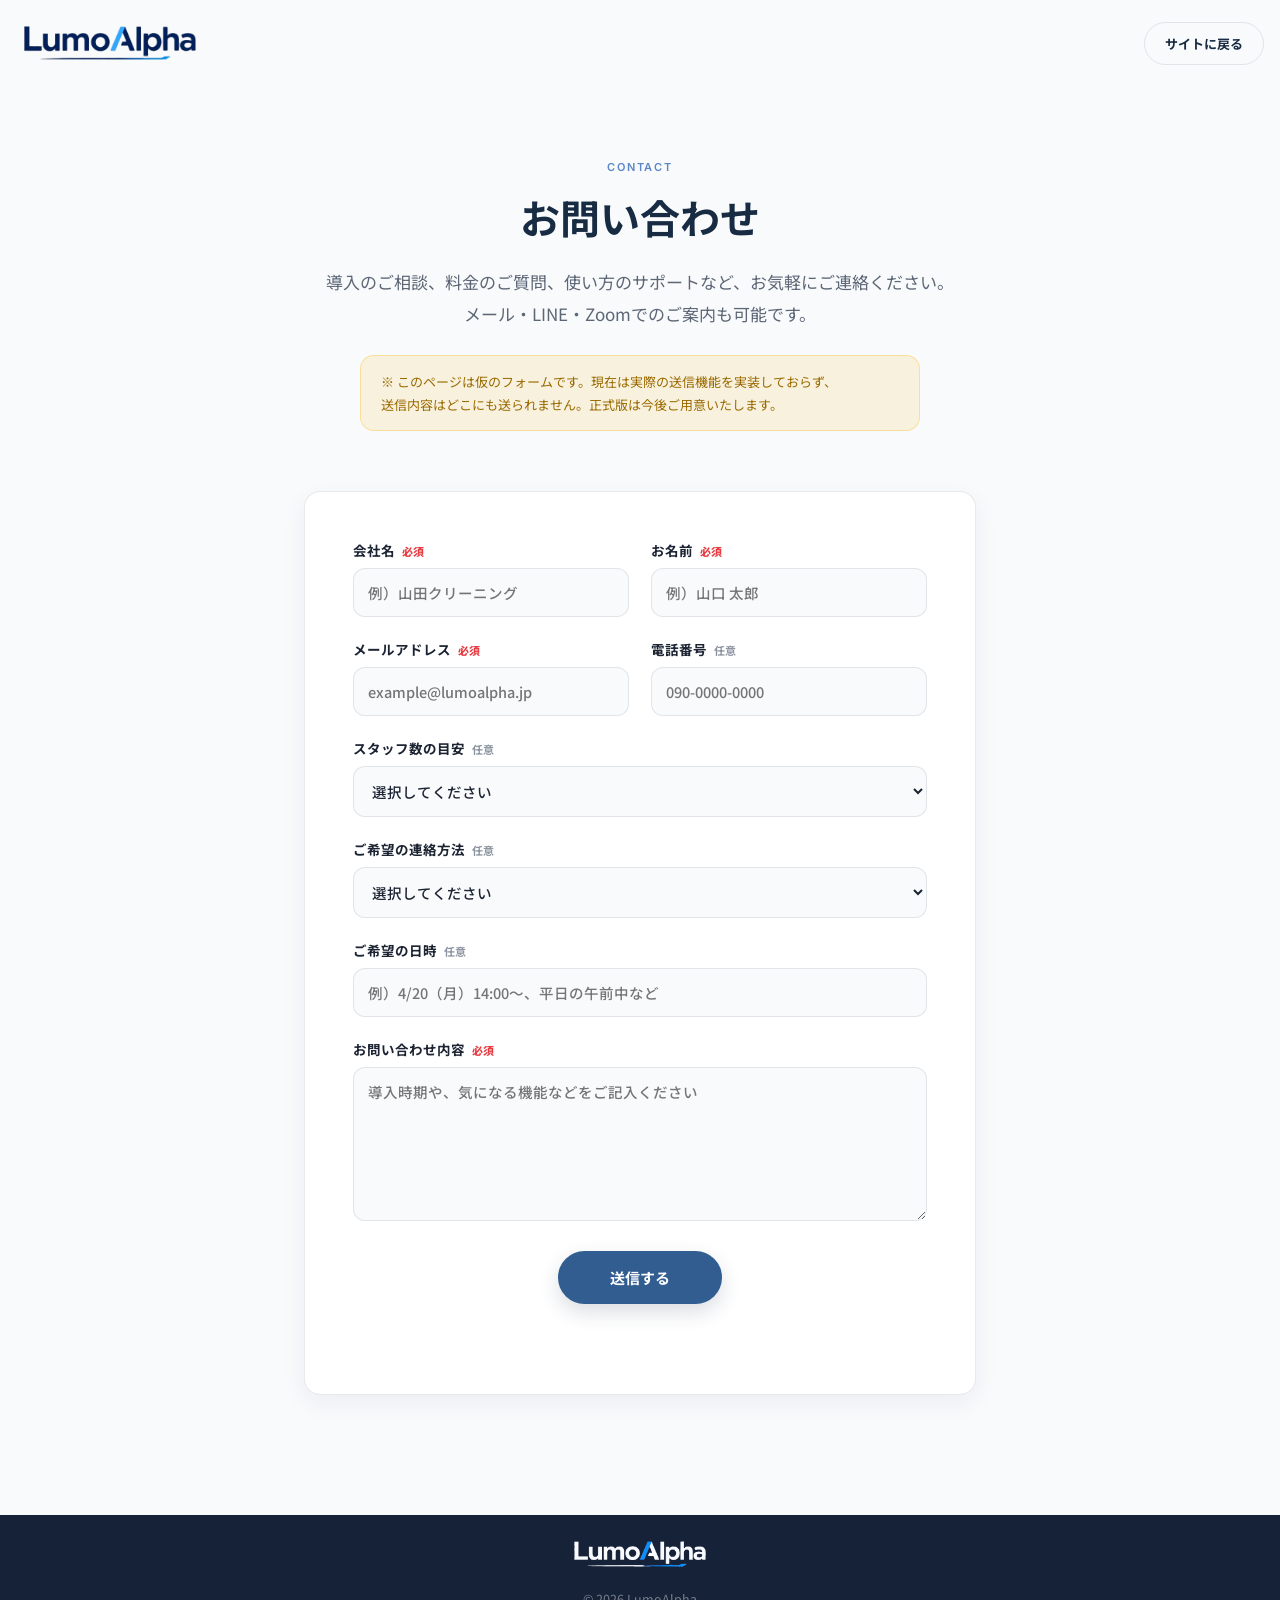
<file: contact.html>
<!DOCTYPE html>
<html lang="ja">
<head>
<meta charset="UTF-8">
<meta name="viewport" content="width=device-width, initial-scale=1.0">
<title>お問い合わせ | LumoAlpha</title>
<meta name="description" content="LumoAlphaへのお問い合わせはこちらから。">
<link rel="preconnect" href="https://fonts.googleapis.com">
<link rel="preconnect" href="https://fonts.gstatic.com" crossorigin>
<link href="https://fonts.googleapis.com/css2?family=Inter:wght@400;500;600;700;800;900&family=Noto+Sans+JP:wght@400;500;700;800;900&display=swap" rel="stylesheet">
<link rel="stylesheet" href="css/style.css">
<link rel="stylesheet" href="css/contact.css">
<link rel="icon" href="icons/favicon-32.png" type="image/png" sizes="32x32">
<link rel="icon" href="icons/favicon-16.png" type="image/png" sizes="16x16">
<link rel="icon" href="icons/icon-192.png" type="image/png" sizes="192x192">
<link rel="apple-touch-icon" href="icons/apple-touch-icon.png" sizes="180x180">
</head>
<body class="contact-page">

<header class="site-nav is-light">
  <a class="site-nav__brand" href="index.html" aria-label="LumoAlpha">
    <img class="brand-logo__img" src="images/brand-lumoalpha-wordmark.png" alt="" width="464" height="108" decoding="async">
  </a>
  <a class="site-nav__cta site-nav__cta--ghost" href="index.html">サイトに戻る</a>
</header>

<main class="contact-main">
  <section class="contact-hero">
    <div class="container container--narrow">
      <p class="eyebrow">CONTACT</p>
      <h1 class="contact-hero__title" id="contactHeroTitle">お問い合わせ</h1>
      <p class="contact-hero__lead" id="contactHeroLead">導入のご相談、料金のご質問、使い方のサポートなど、お気軽にご連絡ください。<br>メール・LINE・Zoomでのご案内も可能です。</p>
      <p class="contact-hero__note" id="contactHeroNote">※ このページは仮のフォームです。現在は実際の送信機能を実装しておらず、送信内容はどこにも送られません。正式版は今後ご用意いたします。</p>
    </div>
  </section>

  <section class="contact-form-sec">
    <div class="container container--narrow">
      <form class="contact-form" id="contactForm" novalidate>
        <div class="contact-form__row">
          <label class="contact-form__field">
            <span>会社名 <em>必須</em></span>
            <input type="text" name="club" placeholder="例）山田クリーニング" required>
          </label>
          <label class="contact-form__field">
            <span>お名前 <em>必須</em></span>
            <input type="text" name="name" placeholder="例）山口 太郎" required>
          </label>
        </div>
        <div class="contact-form__row">
          <label class="contact-form__field">
            <span>メールアドレス <em>必須</em></span>
            <input type="email" name="email" placeholder="example@lumoalpha.jp" required>
          </label>
          <label class="contact-form__field">
            <span>電話番号 <small>任意</small></span>
            <input type="tel" name="tel" placeholder="090-0000-0000">
          </label>
        </div>
        <label class="contact-form__field">
          <span>スタッフ数の目安 <small>任意</small></span>
          <select name="students">
            <option value="">選択してください</option>
            <option value="1-10">1〜10人</option>
            <option value="11-30">11〜30人</option>
            <option value="31-50">31〜50人</option>
            <option value="51-100">51〜100人</option>
            <option value="100+">100人以上</option>
          </select>
        </label>
        <label class="contact-form__field">
          <span>ご希望の連絡方法 <small>任意</small></span>
          <select name="channel" id="contactChannel">
            <option value="">選択してください</option>
            <option value="mail">メール</option>
            <option value="line">LINE</option>
            <option value="zoom">Zoom（オンライン）</option>
          </select>
        </label>
        <label class="contact-form__field">
          <span>ご希望の日時 <small>任意</small></span>
          <input type="text" name="preferred_time" id="contactPreferredTime" placeholder="例）4/20（月）14:00〜、平日の午前中など">
        </label>
        <label class="contact-form__field">
          <span>お問い合わせ内容 <em>必須</em></span>
          <textarea name="message" id="contactMessage" rows="6" placeholder="導入時期や、気になる機能などをご記入ください" required></textarea>
        </label>

        <button type="submit" class="contact-form__submit" id="contactSubmitBtn">送信する</button>
        <p class="contact-form__status" id="formStatus" role="status" aria-live="polite"></p>
      </form>
    </div>
  </section>
</main>

<footer class="site-footer">
  <img src="images/brand-lumoalpha-wordmark-on-dark.png" alt="" class="site-footer__brand" width="912" height="202" decoding="async">
  <p>&copy; 2026 LumoAlpha</p>
</footer>

<script src="js/contact.js"></script>
</body>
</html>
</file>
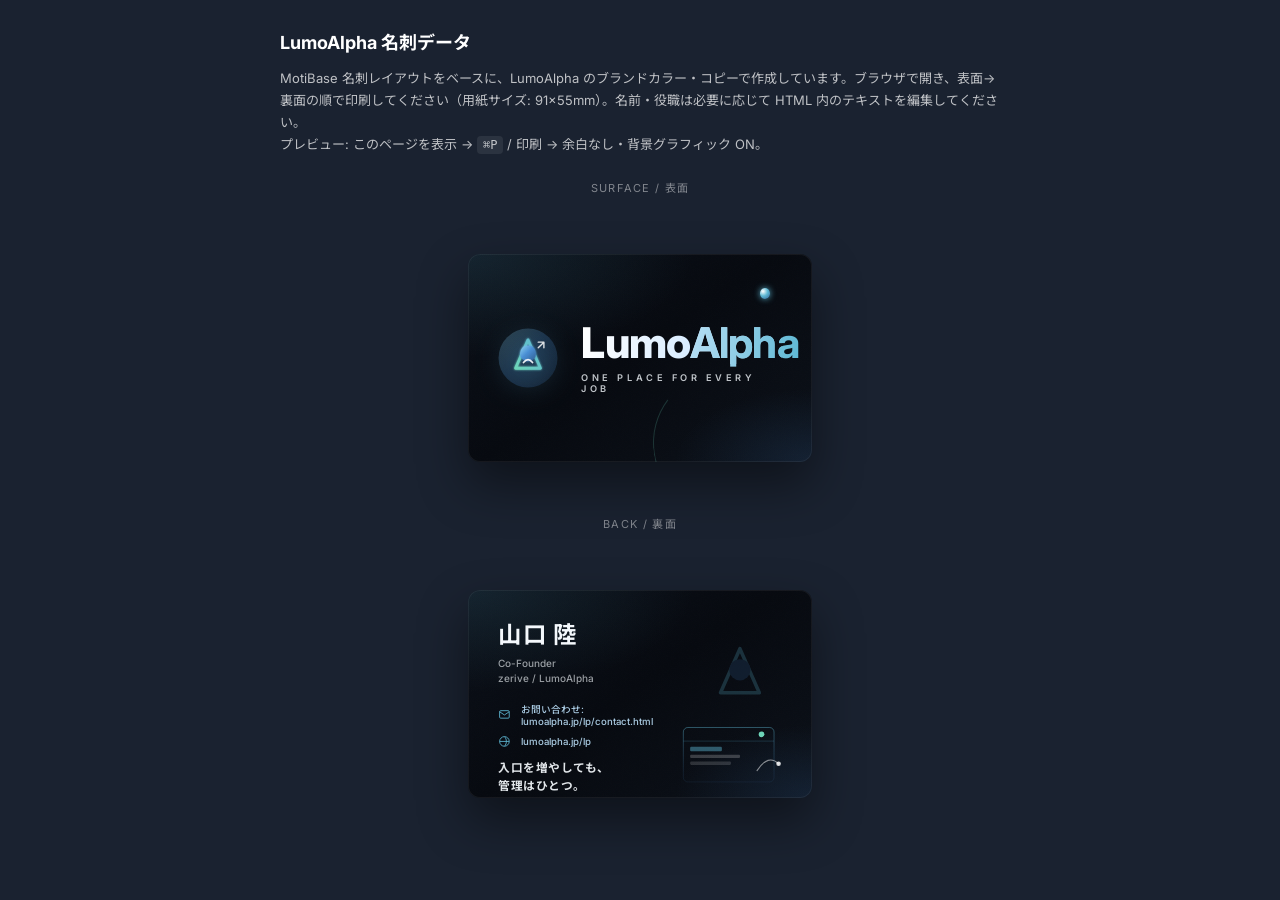
<file: print/business-card.html>
<!DOCTYPE html>
<html lang="ja">
<head>
  <meta charset="UTF-8">
  <meta name="viewport" content="width=device-width, initial-scale=1.0">
  <title>LumoAlpha 名刺（印刷用）</title>
  <link rel="preconnect" href="https://fonts.googleapis.com">
  <link rel="preconnect" href="https://fonts.gstatic.com" crossorigin>
  <link href="https://fonts.googleapis.com/css2?family=Inter:wght@500;600;700;800&family=Noto+Sans+JP:wght@500;700&display=swap" rel="stylesheet">
  <style>
    :root {
      --ink: #06090f;
      --ink-soft: #0d121c;
      --navy: #172b42;
      --blue: #315d91;
      --cyan: #5eb8d4;
      --mint: #6dd4b8;
      --white: #f4f8fc;
      --muted: rgba(244, 248, 252, 0.62);
      --card-w: 91mm;
      --card-h: 55mm;
      --radius: 3.2mm;
    }

    * { box-sizing: border-box; margin: 0; padding: 0; }

    body {
      font-family: "Inter", "Noto Sans JP", system-ui, sans-serif;
      background: #1a2230;
      color: var(--white);
      min-height: 100vh;
      padding: 28px 20px 40px;
    }

    .page-intro {
      max-width: 720px;
      margin: 0 auto 24px;
      font-size: 13px;
      line-height: 1.7;
      color: rgba(255, 255, 255, 0.72);
    }

    .page-intro h1 {
      font-size: 18px;
      font-weight: 700;
      color: #fff;
      margin-bottom: 8px;
    }

    .page-intro code {
      font-size: 12px;
      background: rgba(255, 255, 255, 0.08);
      padding: 2px 6px;
      border-radius: 4px;
    }

    .sheet {
      display: flex;
      flex-direction: column;
      align-items: center;
      gap: 14mm;
    }

    .card {
      position: relative;
      width: var(--card-w);
      height: var(--card-h);
      border-radius: var(--radius);
      overflow: hidden;
      background:
        radial-gradient(120% 90% at 0% 0%, rgba(94, 184, 212, 0.12) 0%, transparent 55%),
        radial-gradient(80% 70% at 100% 100%, rgba(49, 93, 145, 0.22) 0%, transparent 50%),
        linear-gradient(145deg, #0a0f18 0%, #06090f 48%, #0b1018 100%);
      box-shadow:
        0 22px 50px rgba(0, 0, 0, 0.45),
        inset 0 0 0 0.25mm rgba(255, 255, 255, 0.06);
      -webkit-print-color-adjust: exact;
      print-color-adjust: exact;
    }

    .card::before {
      content: "";
      position: absolute;
      inset: 0;
      background-image: url("data:image/svg+xml,%3Csvg viewBox='0 0 256 256' xmlns='http://www.w3.org/2000/svg'%3E%3Cfilter id='n'%3E%3CfeTurbulence type='fractalNoise' baseFrequency='0.9' numOctaves='4' stitchTiles='stitch'/%3E%3C/filter%3E%3Crect width='100%25' height='100%25' filter='url(%23n)' opacity='0.04'/%3E%3C/svg%3E");
      opacity: 0.35;
      pointer-events: none;
    }

    .card-label {
      text-align: center;
      font-size: 11px;
      letter-spacing: 0.12em;
      text-transform: uppercase;
      color: rgba(255, 255, 255, 0.45);
      margin-bottom: 6px;
    }

    /* —— Front —— */
    .card--front .inner {
      position: relative;
      z-index: 1;
      height: 100%;
      display: flex;
      align-items: center;
      padding: 0 8mm 0 7mm;
      gap: 5mm;
    }

    .logo-mark {
      flex-shrink: 0;
      width: 18mm;
      height: 18mm;
      filter: drop-shadow(0 4px 14px rgba(94, 184, 212, 0.35));
    }

    .brand-block { min-width: 0; }

    .brand-name {
      font-size: 11.2mm;
      font-weight: 800;
      letter-spacing: -0.02em;
      line-height: 1;
      background: linear-gradient(100deg, #ffffff 0%, #d8ecff 55%, #8ecae8 100%);
      -webkit-background-clip: text;
      background-clip: text;
      color: transparent;
    }

    .brand-name span {
      font-weight: 700;
      background: linear-gradient(100deg, #b8dff5 0%, #5eb8d4 100%);
      -webkit-background-clip: text;
      background-clip: text;
      color: transparent;
    }

    .brand-tag {
      margin-top: 2.2mm;
      font-size: 2.45mm;
      font-weight: 600;
      letter-spacing: 0.38em;
      color: rgba(244, 248, 252, 0.78);
    }

    .arc {
      position: absolute;
      border: 0.35mm solid transparent;
      border-radius: 50%;
      pointer-events: none;
    }

    .arc--a {
      width: 52mm;
      height: 52mm;
      right: -18mm;
      top: -20mm;
      border-top-color: rgba(94, 184, 212, 0.55);
      border-right-color: rgba(94, 184, 212, 0.15);
      transform: rotate(18deg);
    }

    .arc--b {
      width: 38mm;
      height: 38mm;
      right: 4mm;
      bottom: -14mm;
      border-bottom-color: rgba(49, 93, 145, 0.5);
      border-left-color: rgba(109, 212, 184, 0.2);
      transform: rotate(-8deg);
    }

    .orb {
      position: absolute;
      width: 2.8mm;
      height: 2.8mm;
      border-radius: 50%;
      background: radial-gradient(circle at 30% 30%, #fff, #5eb8d4 45%, #315d91);
      box-shadow: 0 0 6px rgba(94, 184, 212, 0.9);
      right: 11mm;
      top: 9mm;
    }

    /* —— Back —— */
    .card--back .inner {
      position: relative;
      z-index: 1;
      height: 100%;
      padding: 7mm 7mm 6.5mm 8mm;
      display: grid;
      grid-template-columns: 1fr auto;
      gap: 4mm;
    }

    .back-main { display: flex; flex-direction: column; justify-content: space-between; min-width: 0; }

    .person-name {
      font-size: 6.2mm;
      font-weight: 700;
      letter-spacing: 0.06em;
      color: var(--white);
    }

    .person-role {
      margin-top: 1.4mm;
      font-size: 2.65mm;
      line-height: 1.55;
      color: var(--muted);
      font-weight: 500;
    }

    .contacts {
      list-style: none;
      display: flex;
      flex-direction: column;
      gap: 2.2mm;
      margin-top: 4mm;
    }

    .contacts li {
      display: flex;
      align-items: center;
      gap: 2.5mm;
      font-size: 2.55mm;
      color: rgba(184, 220, 245, 0.92);
      font-weight: 500;
    }

    .contacts svg {
      width: 3.4mm;
      height: 3.4mm;
      flex-shrink: 0;
      color: var(--cyan);
    }

    .motto {
      margin-top: auto;
      padding-top: 3mm;
    }

    .motto p {
      font-size: 3.1mm;
      font-weight: 700;
      line-height: 1.55;
      color: rgba(244, 248, 252, 0.92);
      letter-spacing: 0.04em;
    }

    .motto-bar {
      margin-top: 2.2mm;
      width: 14mm;
      height: 0.55mm;
      border-radius: 999px;
      background: linear-gradient(90deg, var(--cyan), var(--blue) 55%, var(--mint));
    }

    .back-visual {
      position: relative;
      width: 34mm;
      align-self: stretch;
    }

    .watermark {
      position: absolute;
      right: -2mm;
      top: 2mm;
      width: 28mm;
      height: 28mm;
      opacity: 0.22;
    }

    .scene {
      position: absolute;
      right: 0;
      bottom: 0;
      width: 30mm;
      height: 22mm;
    }

    @media print {
      body {
        background: #fff;
        padding: 0;
      }

      .page-intro { display: none; }

      .sheet {
        gap: 0;
      }

      .card-label { display: none; }

      .card {
        box-shadow: none;
        page-break-inside: avoid;
        break-inside: avoid;
      }

      .card + .card-label + .card {
        page-break-before: always;
        break-before: page;
      }
    }

    @page {
      size: 91mm 55mm;
      margin: 0;
    }
  </style>
</head>
<body>
  <div class="page-intro">
    <h1>LumoAlpha 名刺データ</h1>
    <p>MotiBase 名刺レイアウトをベースに、LumoAlpha のブランドカラー・コピーで作成しています。ブラウザで開き、表面→裏面の順で印刷してください（用紙サイズ: 91×55mm）。名前・役職は必要に応じて HTML 内のテキストを編集してください。</p>
    <p>プレビュー: このページを表示 → <code>⌘P</code> / 印刷 → 余白なし・背景グラフィック ON。</p>
  </div>

  <div class="sheet">
    <p class="card-label">Surface / 表面</p>
    <article class="card card--front" aria-label="LumoAlpha 名刺 表面">
      <span class="arc arc--a" aria-hidden="true"></span>
      <span class="arc arc--b" aria-hidden="true"></span>
      <span class="orb" aria-hidden="true"></span>
      <div class="inner">
        <svg class="logo-mark" viewBox="0 0 120 120" aria-hidden="true">
          <defs>
            <linearGradient id="lg" x1="0%" y1="0%" x2="100%" y2="100%">
              <stop offset="0%" stop-color="#8ed4f0"/>
              <stop offset="45%" stop-color="#4a8fd4"/>
              <stop offset="100%" stop-color="#315d91"/>
            </linearGradient>
            <linearGradient id="lg2" x1="0%" y1="100%" x2="100%" y2="0%">
              <stop offset="0%" stop-color="#6dd4b8"/>
              <stop offset="100%" stop-color="#5eb8d4"/>
            </linearGradient>
            <filter id="glow" x="-40%" y="-40%" width="180%" height="180%">
              <feGaussianBlur stdDeviation="2" result="b"/>
              <feMerge><feMergeNode in="b"/><feMergeNode in="SourceGraphic"/></feMerge>
            </filter>
          </defs>
          <circle cx="60" cy="60" r="52" fill="url(#lg)" opacity="0.25"/>
          <path d="M38 78 L60 28 L82 78 Z" fill="none" stroke="url(#lg2)" stroke-width="5" stroke-linejoin="round" filter="url(#glow)"/>
          <circle cx="60" cy="52" r="14" fill="url(#lg)" filter="url(#glow)"/>
          <path d="M52 68 Q60 58 68 68" fill="none" stroke="#fff" stroke-width="3" stroke-linecap="round" opacity="0.9"/>
          <path d="M78 42 L88 32 M88 32 L88 42 M88 32 L78 32" stroke="#fff" stroke-width="2.5" stroke-linecap="round" opacity="0.85"/>
        </svg>
        <div class="brand-block">
          <p class="brand-name">Lumo<span>Alpha</span></p>
          <p class="brand-tag">ONE PLACE FOR EVERY JOB</p>
        </div>
      </div>
    </article>

    <p class="card-label">Back / 裏面</p>
    <article class="card card--back" aria-label="LumoAlpha 名刺 裏面">
      <div class="inner">
        <div class="back-main">
          <div>
            <p class="person-name">山口 陸</p>
            <p class="person-role">Co-Founder<br>zerive / LumoAlpha</p>
            <ul class="contacts">
              <li>
                <svg viewBox="0 0 24 24" fill="none" stroke="currentColor" stroke-width="1.6" aria-hidden="true"><rect x="3" y="5" width="18" height="14" rx="2"/><path d="M3 7l9 6 9-6"/></svg>
                <span>お問い合わせ: lumoalpha.jp/lp/contact.html</span>
              </li>
              <li>
                <svg viewBox="0 0 24 24" fill="none" stroke="currentColor" stroke-width="1.6" aria-hidden="true"><circle cx="12" cy="12" r="9"/><path d="M3 12h18M12 3c2.5 2.6 3.7 5.6 3.7 9s-1.2 6.4-3.7 9"/></svg>
                <span>lumoalpha.jp/lp</span>
              </li>
            </ul>
          </div>
          <div class="motto">
            <p>入口を増やしても、<br>管理はひとつ。</p>
            <span class="motto-bar" aria-hidden="true"></span>
          </div>
        </div>
        <div class="back-visual" aria-hidden="true">
          <svg class="watermark" viewBox="0 0 120 120">
            <path d="M38 78 L60 28 L82 78 Z" fill="none" stroke="#5eb8d4" stroke-width="4" stroke-linejoin="round"/>
            <circle cx="60" cy="52" r="12" fill="#315d91"/>
          </svg>
          <svg class="scene" viewBox="0 0 200 140">
            <defs>
              <linearGradient id="grid" x1="0" y1="0" x2="0" y2="1">
                <stop offset="0%" stop-color="#5eb8d4" stop-opacity="0.5"/>
                <stop offset="100%" stop-color="#315d91" stop-opacity="0.15"/>
              </linearGradient>
            </defs>
            <rect x="20" y="24" width="160" height="96" rx="8" fill="none" stroke="url(#grid)" stroke-width="1.5"/>
            <line x1="20" y1="48" x2="180" y2="48" stroke="#5eb8d4" stroke-opacity="0.35"/>
            <rect x="32" y="58" width="56" height="8" rx="2" fill="#5eb8d4" fill-opacity="0.45"/>
            <rect x="32" y="72" width="88" height="6" rx="2" fill="#fff" fill-opacity="0.2"/>
            <rect x="32" y="84" width="72" height="6" rx="2" fill="#fff" fill-opacity="0.15"/>
            <circle cx="158" cy="36" r="5" fill="#6dd4b8"/>
            <path d="M150 100 Q170 70 188 88" fill="none" stroke="#fff" stroke-width="2" stroke-linecap="round" stroke-opacity="0.5"/>
            <circle cx="188" cy="88" r="4" fill="#fff" fill-opacity="0.85"/>
          </svg>
        </div>
      </div>
    </article>
  </div>
</body>
</html>
</file>
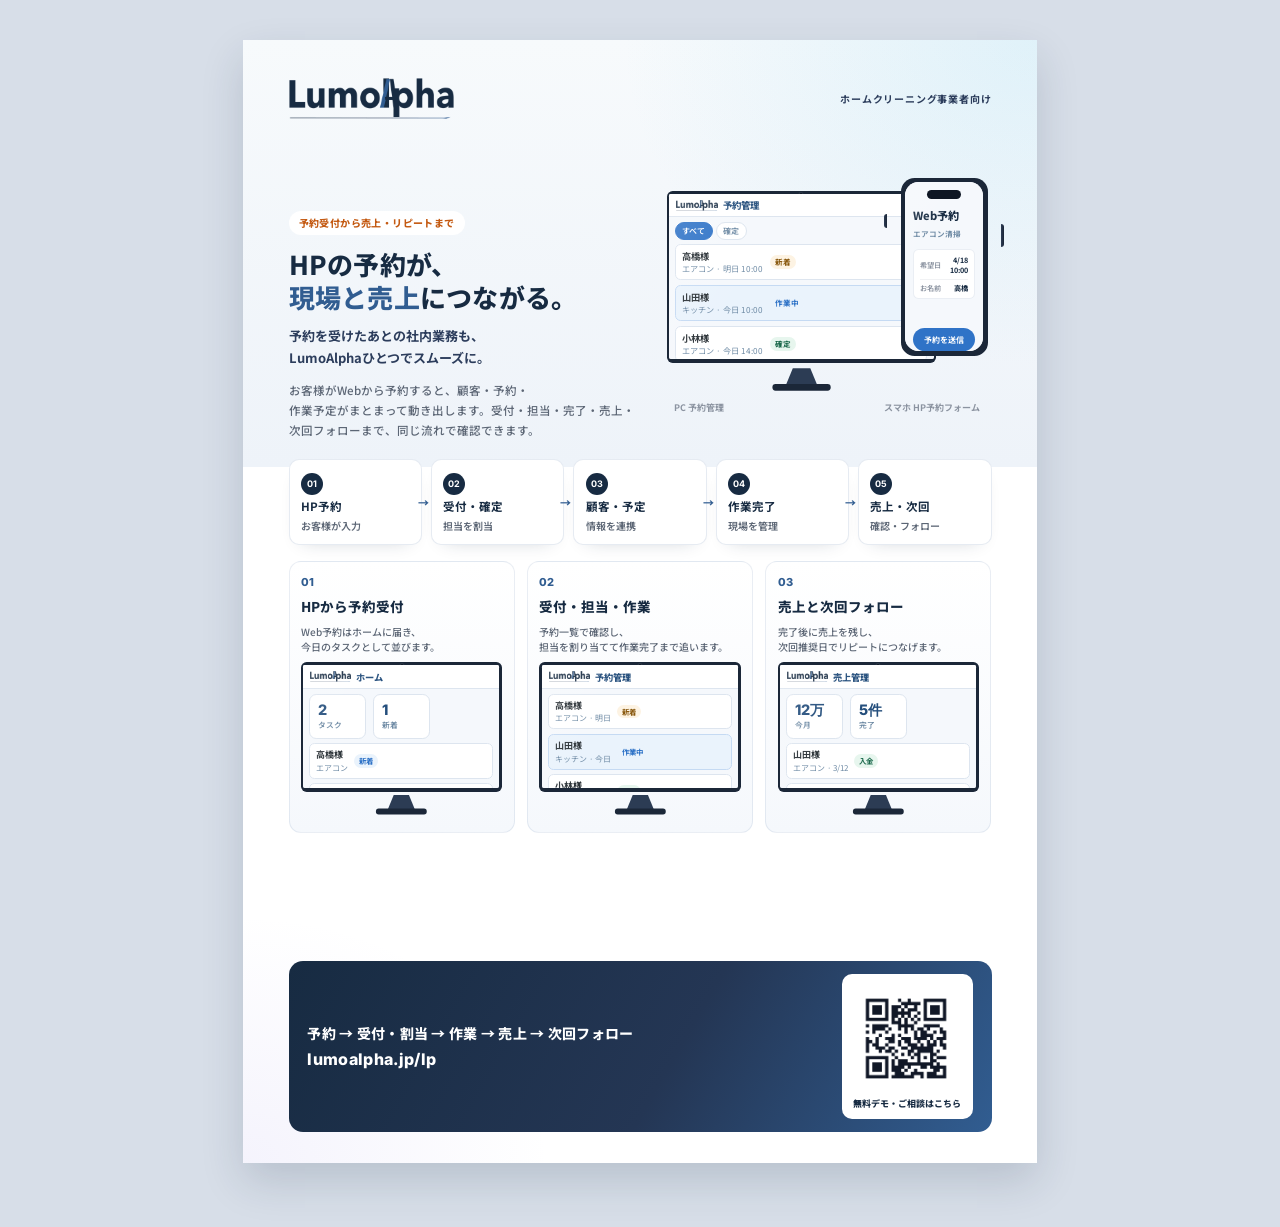
<file: print/flyer.html>
<!DOCTYPE html>
<html lang="ja">
<head>
<meta charset="UTF-8">
<title>LumoAlpha チラシ</title>
<meta name="viewport" content="width=1200">
<link rel="preconnect" href="https://fonts.googleapis.com">
<link rel="preconnect" href="https://fonts.gstatic.com" crossorigin>
<link href="https://fonts.googleapis.com/css2?family=Inter:wght@500;600;700;800&family=Noto+Sans+JP:wght@500;700;800&display=swap" rel="stylesheet">
<link rel="stylesheet" href="../css/style.css">
<link rel="stylesheet" href="../css/lp-system.css">
<link rel="stylesheet" href="flyer.css">
</head>
<body class="flyer-body">

<article class="flyer" aria-label="LumoAlpha 1枚チラシ">
  <header class="flyer__head">
    <img class="flyer__logo" src="brand-lumoalpha-wordmark.png" alt="LumoAlpha" width="221" height="46">
    <p class="flyer__audience">ホームクリーニング事業者向け</p>
  </header>

  <section class="flyer__hero">
    <div class="flyer__copy">
      <p class="flyer__eyebrow">予約受付から売上・リピートまで</p>
      <h1>HPの予約が、<br><em>現場と売上</em>につながる。</h1>
      <p class="flyer__lead">予約を受けたあとの社内業務も、<br>LumoAlphaひとつでスムーズに。</p>
      <p class="flyer__sub">お客様がWebから予約すると、顧客・予約・作業予定がまとまって動き出します。受付・担当・完了・売上・次回フォローまで、同じ流れで確認できます。</p>
    </div>

    <div class="flyer__devices" aria-hidden="true">
      <div class="dev-set dev-set--tab flyer-dev">
        <div class="dev-set__pc">
          <div class="dev-monitor">
            <div class="dev-monitor__frame">
              <span class="dev-monitor__cam"></span>
              <div class="dev-screen dev-screen--pc">
                <div class="mk mk--pc mk--app" aria-hidden="true">
                  <div class="mk__bar">
                    <img class="mk__logo__img" src="brand-lumoalpha-wordmark.png" alt="">
                    <p class="mk__h">予約管理</p>
                  </div>
                  <div class="mk__body">
                    <div class="mk__chips"><span class="is-on">すべて</span><span>確定</span></div>
                    <ul class="mk__list">
                      <li class="mk__row"><span class="mk__row-main"><span class="mk__row-t">高橋様</span><span class="mk__row-s">エアコン · 明日 10:00</span></span><i class="mk-tag mk-tag--warn">新着</i></li>
                      <li class="mk__row is-sel"><span class="mk__row-main"><span class="mk__row-t">山田様</span><span class="mk__row-s">キッチン · 今日 10:00</span></span><i class="mk-tag">作業中</i></li>
                      <li class="mk__row"><span class="mk__row-main"><span class="mk__row-t">小林様</span><span class="mk__row-s">エアコン · 今日 14:00</span></span><i class="mk-tag mk-tag--ok">確定</i></li>
                    </ul>
                  </div>
                </div>
              </div>
            </div>
            <svg class="flyer-stand" viewBox="0 0 100 24" aria-hidden="true">
              <polygon points="41,0 59,0 66,17 34,17" fill="#2c3c54"/>
              <rect x="20" y="16" width="60" height="7" rx="3.2" fill="#1b2738"/>
            </svg>
          </div>
        </div>
        <div class="dev-set__phone">
          <div class="dev-phone">
            <div class="dev-phone__frame">
              <span class="dev-phone__island"></span>
              <div class="dev-screen dev-screen--phone">
                <div class="mk mk--phone mk--book">
                  <div class="mk__top"><p class="mk__h">Web予約</p></div>
                  <p class="mk__panel-h">エアコン清掃</p>
                  <div class="mk__assign-fields">
                    <div><span>希望日</span><b>4/18 10:00</b></div>
                    <div><span>お名前</span><b>高橋</b></div>
                  </div>
                  <span class="mk__btn">予約を送信</span>
                </div>
              </div>
            </div>
          </div>
        </div>
      </div>
      <p class="flyer__cap"><span>PC 予約管理</span><span>スマホ HP予約フォーム</span></p>
    </div>
  </section>

  <ol class="flyer__flow">
    <li><b>01</b><strong>HP予約</strong><span>お客様が入力</span></li>
    <li><b>02</b><strong>受付・確定</strong><span>担当を割当</span></li>
    <li><b>03</b><strong>顧客・予定</strong><span>情報を連携</span></li>
    <li><b>04</b><strong>作業完了</strong><span>現場を管理</span></li>
    <li><b>05</b><strong>売上・次回</strong><span>確認・フォロー</span></li>
  </ol>

  <section class="flyer__grid">
    <article>
      <p class="n">01</p>
      <h2>HPから予約受付</h2>
      <p>Web予約はホームに届き、今日のタスクとして並びます。</p>
      <div class="dev-set dev-set--tab flyer-dev flyer-dev--sm" aria-hidden="true">
        <div class="dev-set__pc">
          <div class="dev-monitor">
            <div class="dev-monitor__frame">
              <span class="dev-monitor__cam"></span>
              <div class="dev-screen dev-screen--pc">
                <div class="mk mk--pc mk--app">
                  <div class="mk__bar">
                    <img class="mk__logo__img" src="brand-lumoalpha-wordmark.png" alt="">
                    <p class="mk__h">ホーム</p>
                  </div>
                  <div class="mk__body">
                    <div class="mk__stats">
                      <div class="mk__stat"><b>2</b><span>タスク</span></div>
                      <div class="mk__stat"><b>1</b><span>新着</span></div>
                    </div>
                    <ul class="mk__list">
                      <li class="mk__row"><span class="mk__row-main"><span class="mk__row-t">高橋様</span><span class="mk__row-s">エアコン</span></span><i class="mk-tag">新着</i></li>
                      <li class="mk__row"><span class="mk__row-main"><span class="mk__row-t">山田様</span><span class="mk__row-s">10:00 キッチン</span></span><i class="mk-tag mk-tag--ok">本日</i></li>
                    </ul>
                  </div>
                </div>
              </div>
            </div>
            <svg class="flyer-stand" viewBox="0 0 100 24" aria-hidden="true">
              <polygon points="41,0 59,0 66,17 34,17" fill="#2c3c54"/>
              <rect x="20" y="16" width="60" height="7" rx="3.2" fill="#1b2738"/>
            </svg>
          </div>
        </div>
        <div class="dev-set__phone">
          <div class="dev-phone">
            <div class="dev-phone__frame">
              <span class="dev-phone__island"></span>
              <div class="dev-screen dev-screen--phone">
                <div class="mk mk--phone">
                  <div class="mk__top"><p class="mk__h">ホーム</p></div>
                  <ul class="mk__list">
                    <li class="mk__card"><span class="mk-tag">新着</span><span class="mk__row-t">高橋様</span><span class="mk__row-s">エアコン</span></li>
                    <li class="mk__card"><span class="mk-tag mk-tag--warn">期限</span><span class="mk__row-t">中村様</span><span class="mk__row-s">見積もり</span></li>
                  </ul>
                  <nav class="mk__tabbar"><span class="is-on">ホーム</span><span>予定</span><span>予約</span><span>作業</span></nav>
                </div>
              </div>
            </div>
          </div>
        </div>
      </div>
    </article>
    <article>
      <p class="n">02</p>
      <h2>受付・担当・作業</h2>
      <p>予約一覧で確認し、担当を割り当てて作業完了まで追います。</p>
      <div class="dev-set dev-set--tab flyer-dev flyer-dev--sm" aria-hidden="true">
        <div class="dev-set__pc">
          <div class="dev-monitor">
            <div class="dev-monitor__frame">
              <span class="dev-monitor__cam"></span>
              <div class="dev-screen dev-screen--pc">
                <div class="mk mk--pc mk--app">
                  <div class="mk__bar">
                    <img class="mk__logo__img" src="brand-lumoalpha-wordmark.png" alt="">
                    <p class="mk__h">予約管理</p>
                  </div>
                  <div class="mk__body">
                    <ul class="mk__list">
                      <li class="mk__row"><span class="mk__row-main"><span class="mk__row-t">高橋様</span><span class="mk__row-s">エアコン · 明日</span></span><i class="mk-tag mk-tag--warn">新着</i></li>
                      <li class="mk__row is-sel"><span class="mk__row-main"><span class="mk__row-t">山田様</span><span class="mk__row-s">キッチン · 今日</span></span><i class="mk-tag">作業中</i></li>
                      <li class="mk__row"><span class="mk__row-main"><span class="mk__row-t">小林様</span><span class="mk__row-s">エアコン · 今日</span></span><i class="mk-tag mk-tag--ok">確定</i></li>
                    </ul>
                  </div>
                </div>
              </div>
            </div>
            <svg class="flyer-stand" viewBox="0 0 100 24" aria-hidden="true">
              <polygon points="41,0 59,0 66,17 34,17" fill="#2c3c54"/>
              <rect x="20" y="16" width="60" height="7" rx="3.2" fill="#1b2738"/>
            </svg>
          </div>
        </div>
        <div class="dev-set__phone">
          <div class="dev-phone">
            <div class="dev-phone__frame">
              <span class="dev-phone__island"></span>
              <div class="dev-screen dev-screen--phone">
                <div class="mk mk--phone">
                  <div class="mk__top"><p class="mk__h">作業</p></div>
                  <div class="mk__detail">
                    <p class="mk__detail-name">山田様</p>
                    <dl>
                      <div><dt>内容</dt><dd>キッチン</dd></div>
                      <div><dt>日時</dt><dd>今日 10:00</dd></div>
                      <div><dt>担当</dt><dd>山本</dd></div>
                      <div><dt>状況</dt><dd><span class="mk-tag">作業中</span></dd></div>
                    </dl>
                  </div>
                  <span class="mk__btn">完了</span>
                  <nav class="mk__tabbar"><span>ホーム</span><span>予定</span><span>予約</span><span class="is-on">作業</span></nav>
                </div>
              </div>
            </div>
          </div>
        </div>
      </div>
    </article>
    <article>
      <p class="n">03</p>
      <h2>売上と次回フォロー</h2>
      <p>完了後に売上を残し、次回推奨日でリピートにつなげます。</p>
      <div class="dev-set dev-set--tab flyer-dev flyer-dev--sm" aria-hidden="true">
        <div class="dev-set__pc">
          <div class="dev-monitor">
            <div class="dev-monitor__frame">
              <span class="dev-monitor__cam"></span>
              <div class="dev-screen dev-screen--pc">
                <div class="mk mk--pc mk--app">
                  <div class="mk__bar">
                    <img class="mk__logo__img" src="brand-lumoalpha-wordmark.png" alt="">
                    <p class="mk__h">売上管理</p>
                  </div>
                  <div class="mk__body">
                    <div class="mk__stats">
                      <div class="mk__stat"><b>12万</b><span>今月</span></div>
                      <div class="mk__stat"><b>5件</b><span>完了</span></div>
                    </div>
                    <ul class="mk__list">
                      <li class="mk__row"><span class="mk__row-main"><span class="mk__row-t">山田様</span><span class="mk__row-s">エアコン · 3/12</span></span><i class="mk-tag mk-tag--ok">入金</i></li>
                      <li class="mk__row"><span class="mk__row-main"><span class="mk__row-t">小林様</span><span class="mk__row-s">次回 6月</span></span><i class="mk-tag">予定</i></li>
                    </ul>
                  </div>
                </div>
              </div>
            </div>
            <svg class="flyer-stand" viewBox="0 0 100 24" aria-hidden="true">
              <polygon points="41,0 59,0 66,17 34,17" fill="#2c3c54"/>
              <rect x="20" y="16" width="60" height="7" rx="3.2" fill="#1b2738"/>
            </svg>
          </div>
        </div>
        <div class="dev-set__phone">
          <div class="dev-phone">
            <div class="dev-phone__frame">
              <span class="dev-phone__island"></span>
              <div class="dev-screen dev-screen--phone">
                <div class="mk mk--phone mk--repeat">
                  <div class="mk__top"><p class="mk__h">予定</p></div>
                  <ul class="mk__repeat-list">
                    <li class="mk__repeat-card">
                      <div class="mk__repeat-head"><span class="mk__row-t">山田様</span><span class="mk-tag">未対応</span></div>
                      <span class="mk__row-s">エアコン</span>
                    </li>
                    <li class="mk__repeat-card">
                      <div class="mk__repeat-head"><span class="mk__row-t">小林様</span><span class="mk-tag mk-tag--ok">済</span></div>
                      <span class="mk__row-s">キッチン</span>
                    </li>
                  </ul>
                  <nav class="mk__tabbar"><span>ホーム</span><span class="is-on">予定</span><span>予約</span><span>作業</span></nav>
                </div>
              </div>
            </div>
          </div>
        </div>
      </div>
    </article>
  </section>

  <footer class="flyer__foot">
    <div class="flyer__cta">
      <p class="flyer__cta-title">予約 → 受付・割当 → 作業 → 売上 → 次回フォロー</p>
      <p class="flyer__url">lumoalpha.jp/lp</p>
    </div>
    <figure class="flyer__qr">
      <img src="qr-lumoalpha.png" alt="LumoAlpha LPのQRコード" width="220" height="220">
      <figcaption>無料デモ・ご相談はこちら</figcaption>
    </figure>
  </footer>
</article>

</body>
</html>
</file>
<file: css/style.css>
/* ===== Tokens ===== */
:root{
  /* Brand system */
  --color-brand-primary: #172b42;
  --color-brand-dark: #152238;
  --color-accent: #315d91;
  --color-background: #f8fafc;
  --color-surface: #ffffff;
  --color-surface-alt: #eef3f8;
  --tint-blue: #eaf3ff;
  --tint-gray: #eef3f8;
  --tint-lavender: #f0eeff;
  --tint-mint: #e8f7f2;
  --color-text-primary: #1c2433;
  --color-text-secondary: #5c6675;
  --color-border: rgba(27,42,74,.10);
  --device-shadow: 0 20px 48px rgba(27,42,74,.12);
  --device-frame: linear-gradient(145deg, #3a4658 0%, #222b38 100%);
  --sec-pad-y: clamp(72px, 10vw, 104px);

  --navy: var(--color-brand-primary);
  --navy-deep: var(--color-brand-dark);
  --navy-soft: #2c3d5c;
  --bg-dark: var(--navy-deep);
  --bg-dark-2: var(--navy);
  --bg-dark-soft: #243654;
  --bg-light: var(--color-background);
  --bg-light-2: var(--color-surface-alt);
  --bg-mist: #eef3f9;
  --ink: var(--color-text-primary);
  --ink-soft: var(--color-text-secondary);
  --ink-faint: #8b93a0;
  --white: #ffffff;
  --line-dark: rgba(255,255,255,.12);
  --line-light: var(--color-border);
  --blue: var(--color-accent);
  --blue-soft: #5b86c7;
  --green: #3b6fd4;
  --accent: var(--blue);
  --gradient-brand: var(--navy);
  --gradient-dark-bg: var(--navy-deep);
  --shadow-card: 0 8px 24px rgba(27,42,74,.06);
  --shadow-card-dark: 0 10px 28px rgba(21,34,56,.14);
  --radius-lg: 16px;
  --radius-md: 12px;
  --radius-sm: 10px;
  --radius-pill: 999px;
  --btn-bg: #315d91;
  --btn-shadow: 0 8px 20px rgba(27,42,74,.16);
  --phone-frame: #e7edf3;
  --ff-jp: "Noto Sans JP", sans-serif;
  --ff-en: "Inter", sans-serif;
  --ease: cubic-bezier(.16,.84,.32,1);

  /* Design system */
  --ds-dur: 0.22s;
  --ds-dur-slow: 0.38s;
  --ds-ease: cubic-bezier(.16,.84,.32,1);
  --ds-border: 1px solid rgba(49,93,145,.12);
  --ds-border-strong: 1px solid rgba(49,93,145,.22);
  --ds-shadow: 0 10px 32px rgba(23,43,66,.07);
  --ds-shadow-hover: 0 16px 40px rgba(23,43,66,.1);
  --ds-gradient-accent: linear-gradient(135deg, #315d91 0%, #4a8fd4 52%, #8ed4f0 100%);
  --ds-gradient-surface: linear-gradient(165deg, rgba(255,255,255,.98) 0%, rgba(248,250,252,.94) 100%);
  --ds-focus-ring: 0 0 0 3px rgba(49,93,145,.28);
  --cyan-glow: rgba(126,200,232,.35);
}

*,*::before,*::after{ box-sizing:border-box; }
html{ scroll-behavior:smooth; }
body{
  margin:0;
  font-family: var(--ff-jp);
  font-size:16px;
  color: var(--ink);
  background: var(--bg-light);
  -webkit-font-smoothing:antialiased;
  overflow-x:hidden;
  word-break: keep-all;
  overflow-wrap: anywhere;
}
img{ max-width:100%; display:block; }
a{ color:inherit; text-decoration:none; }
button{ font-family:inherit; cursor:pointer; }
ul{ margin:0; padding:0; list-style:none; }
h1,h2,h3,p{ margin:0; }

@media (prefers-reduced-motion: reduce){
  html{ scroll-behavior:auto; }
  *,*::before,*::after{ animation-duration:.01ms !important; animation-iteration-count:1 !important; transition-duration:.01ms !important; }
}

/* ===== Layout helpers ===== */
.container{ max-width:1120px; margin:0 auto; padding:0 24px; position:relative; z-index:2; }
.container--narrow{ max-width:720px; }
.sec{ position:relative; padding:var(--sec-pad-y) 0; }
.sec--dark{ background: var(--navy-deep); color:#fff; }
.sec--light{ background: var(--bg-light); color: var(--ink); }
.only-mobile{ display:none; }
.only-desktop{ display:block; }
.nobr{ white-space:nowrap; }

.sec--tint-blue{ background: var(--tint-blue); }
.sec--tint-gray{ background: var(--tint-gray); }
.sec--tint-lavender{ background: var(--tint-lavender); }
.sec--tint-mint{ background: var(--tint-mint); }

.sec-glow{
  position:absolute; inset:0; pointer-events:none; overflow:hidden;
}
.sec-glow--blue{
  background:
    radial-gradient(ellipse 55% 45% at 12% 0%, rgba(234,243,255,.95), transparent 60%),
    radial-gradient(ellipse 45% 40% at 88% 100%, rgba(240,238,255,.7), transparent 55%);
}
.sec-glow--cyan{
  background:
    radial-gradient(ellipse 60% 50% at 50% 0%, rgba(126,200,232,.18), transparent 65%),
    radial-gradient(ellipse 40% 35% at 100% 80%, rgba(234,243,255,.8), transparent 50%);
}
.feature-more{
  position:relative; overflow:hidden;
  background:linear-gradient(180deg, var(--color-background) 0%, var(--tint-gray) 100%);
}
.feature-more__grid{
  position:absolute; inset:0; opacity:.35;
  background-image:
    linear-gradient(rgba(49,93,145,.06) 1px, transparent 1px),
    linear-gradient(90deg, rgba(49,93,145,.06) 1px, transparent 1px);
  background-size:48px 48px;
  mask-image:linear-gradient(180deg, #000 0%, transparent 85%);
}

.ds-surface{
  background:var(--ds-gradient-surface);
  border:var(--ds-border);
  border-radius:var(--radius-lg);
  box-shadow:var(--ds-shadow);
}
.ds-card{
  border:var(--ds-border);
  border-radius:var(--radius-md);
  box-shadow:var(--ds-shadow);
  transition:
    transform var(--ds-dur) var(--ds-ease),
    box-shadow var(--ds-dur) var(--ds-ease),
    border-color var(--ds-dur) var(--ds-ease);
}
.ds-card--tone-blue{ background:linear-gradient(165deg, #fff 0%, var(--tint-blue) 100%); }
.ds-card--tone-lavender{ background:linear-gradient(165deg, #fff 0%, var(--tint-lavender) 100%); }
.ds-card--tone-gray{ background:linear-gradient(165deg, #fff 0%, var(--tint-gray) 100%); }
.ds-card--glow{
  position:relative;
  background:var(--ds-gradient-surface);
  overflow:hidden;
}
.ds-card--glow::before{
  content:"";
  position:absolute; left:0; right:0; top:0; height:42%;
  background:linear-gradient(180deg, rgba(126,200,232,.14) 0%, transparent 100%);
  pointer-events:none;
}
.ds-card:hover{
  transform:translateY(-2px);
  box-shadow:var(--ds-shadow-hover);
  border-color:rgba(49,93,145,.18);
}

.ui-pill{
  display:inline-flex; align-items:center;
  font-size:9px; font-weight:700; line-height:1.2;
  padding:4px 8px; border-radius:var(--radius-pill);
  background:rgba(49,93,145,.08); color:var(--navy-soft);
  white-space:nowrap;
}
.ui-pill--accent{
  background:rgba(49,93,145,.14); color:var(--btn-bg);
}
.ui-pill--warn{
  background:rgba(49,93,145,.12); color:#2a5080;
  border:1px solid rgba(49,93,145,.16);
}
.ui-row__tag,
.ui-card__status{
  display:inline-flex; align-items:center;
  font-size:9px; font-weight:700; line-height:1.2;
  padding:4px 8px; border-radius:var(--radius-pill);
  background:rgba(49,93,145,.08); color:var(--navy-soft);
}
.ui-row__tag--muted,
.ui-card__status--ok{
  background:rgba(23,43,66,.06); color:var(--ink-soft);
}

/* Reason tabs */
.reasons{ position:relative; overflow:hidden; }
.reason-tabs{ margin-top:36px; }
.reason-tabs__nav{
  display:flex; gap:10px;
  overflow-x:auto; scroll-snap-type:x proximity;
  padding:4px 2px 14px;
  scrollbar-width:none;
}
.reason-tabs__nav::-webkit-scrollbar{ display:none; }
.reason-tabs__tab{
  flex:1 1 0; min-width:min(100%, 200px);
  display:flex; align-items:center; gap:10px;
  padding:14px 16px;
  border-radius:var(--radius-md);
  border:var(--ds-border);
  background:rgba(255,255,255,.55);
  color:var(--navy-soft);
  font-size:13px; font-weight:600; line-height:1.45;
  text-align:left;
  transition:
    background var(--ds-dur) var(--ds-ease),
    border-color var(--ds-dur) var(--ds-ease),
    box-shadow var(--ds-dur) var(--ds-ease),
    color var(--ds-dur) var(--ds-ease);
  scroll-snap-align:start;
}
.reason-tabs__tab:hover{
  background:rgba(255,255,255,.85);
  border-color:rgba(49,93,145,.18);
}
.reason-tabs__tab:focus-visible{
  outline:none;
  box-shadow:var(--ds-focus-ring);
}
.reason-tabs__tab.is-active{
  color:var(--navy);
  border:var(--ds-border-strong);
  background:
    linear-gradient(165deg, rgba(255,255,255,.98) 0%, rgba(234,243,255,.92) 100%);
  box-shadow:0 0 0 1px rgba(74,143,212,.25), 0 12px 28px rgba(49,93,145,.12);
}
.reason-tabs__tab-icon{
  flex-shrink:0;
  width:34px; height:34px; border-radius:10px;
  display:flex; align-items:center; justify-content:center;
  background:rgba(49,93,145,.08); color:var(--btn-bg);
}
.reason-tabs__tab.is-active .reason-tabs__tab-icon{
  background:var(--ds-gradient-accent);
  color:#fff;
}
.reason-tabs__tab-icon svg{ width:17px; height:17px; }
.reason-tabs__stage{
  padding:clamp(22px, 3vw, 32px);
}
.reason-tabs__panels{
  display:grid;
}
.reason-tabs__pane{
  grid-area:1 / 1;
  opacity:0;
  visibility:hidden;
  transition:opacity var(--ds-dur-slow) var(--ds-ease), visibility var(--ds-dur-slow);
  pointer-events:none;
}
.reason-tabs__pane.is-active{
  opacity:1;
  visibility:visible;
  pointer-events:auto;
}
.reason-tabs__layout{
  display:grid;
  grid-template-columns:minmax(0, 1fr) minmax(0, 1.05fr);
  gap:clamp(24px, 4vw, 40px);
  align-items:center;
}
.reason-tabs__title{
  font-size:clamp(20px, 2.3vw, 24px);
  font-weight:700; line-height:1.45; color:var(--navy);
  margin:0 0 12px;
}
.reason-tabs__desc{
  margin:0 0 12px;
  font-size:15px; line-height:1.85; color:var(--ink-soft);
}
.reason-tabs__note{
  margin:0;
  font-size:13px; line-height:1.7; color:var(--ink-faint);
}
.device-stack--tab{ max-width:min(100%, 480px); margin-inline:auto; }
.device-showcase--in-tab{ margin:0; opacity:1; transform:none; }

.pain,
.practice,
.attendance,
.pricing{ background: var(--bg-light-2); }
.about,
.player{ background: var(--bg-mist); }

.eyebrow{
  font-family: var(--ff-en);
  font-weight:600;
  letter-spacing:.16em;
  font-size:11px;
  text-transform:uppercase;
  color: var(--blue-soft);
  margin-bottom:14px;
}
.sec--light .eyebrow{ color: var(--navy-soft); }

.sec-title{
  font-size: clamp(24px, 3.2vw, 36px);
  font-weight:700;
  line-height:1.45;
  letter-spacing:.01em;
  margin-bottom:16px;
}
.sec-title.center{ text-align:center; margin-left:auto; margin-right:auto; }
.sec-lead{
  font-size: clamp(14px, 1.5vw, 17px);
  line-height:1.9;
  color: var(--ink-soft);
  max-width:640px;
}
.sec-lead.center{ margin-left:auto; margin-right:auto; }
.sec--dark .sec-lead{ color: rgba(255,255,255,.72); }

/* ===== Icon sprite ===== */
.icon-sprite{ position:absolute; width:0; height:0; overflow:hidden; }

/* ===== Fun zoukin (physics toy) ===== */
.fun-ball{
  position:fixed; top:0; left:0; width:34px; height:22px;
  border-radius: 42% 58% 48% 52% / 48% 42% 58% 52%;
  background:
    linear-gradient(145deg, #dce8f7 0%, #8eb5e8 38%, #3b6fd4 72%, #244e7c 100%);
  border: 1px solid rgba(27,42,74,.14);
  box-shadow:
    inset 2px 2px 0 rgba(255,255,255,.45),
    0 6px 14px rgba(27,42,74,.2);
  z-index: 300;
  cursor: grab;
  touch-action: none;
  will-change: transform;
  transition: box-shadow .15s ease;
  opacity:.78;
}
.fun-ball::after{
  content:"";
  position:absolute; inset:4px 6px auto 8px; height:3px; border-radius:2px;
  background: rgba(255,255,255,.35);
  transform: rotate(-8deg);
}
.fun-ball.is-grabbed{
  cursor: grabbing;
  opacity:1;
  box-shadow:
    inset 2px 2px 0 rgba(255,255,255,.5),
    0 10px 18px rgba(27,42,74,.26);
}

/* ===== Progress rail ===== */
.progress-rail{ position:fixed; top:0; left:0; width:100%; height:2px; z-index:200; background:rgba(27,42,74,.06); }
.progress-rail__fill{ height:100%; width:0%; background: var(--navy); transition:width .1s linear; }
.progress-rail__ball{
  position:absolute; top:50%; left:0%; width:10px; height:7px;
  border-radius: 40% 60% 50% 50% / 50% 40% 60% 50%;
  background: linear-gradient(145deg, #8eb5e8, var(--navy));
  box-shadow:none;
  transform:translate(-50%,-50%) rotate(-12deg); transition:left .1s linear; pointer-events:none;
}

/* ===== Nav ===== */
.site-nav{
  position:fixed; top:16px; left:16px; right:16px; z-index:150;
  display:flex; align-items:center; justify-content:space-between;
  pointer-events:none;
}
.site-nav__brand{
  pointer-events:all;
  display:flex; align-items:center;
  background: transparent;
  border: 0;
  padding:6px 4px;
  font-family: var(--ff-en); font-weight:800; font-size:21px; letter-spacing:-.01em; color: var(--navy);
  transition: color .3s var(--ease);
}
.site-nav__cta{
  pointer-events:all;
  background: var(--btn-bg);
  color:#fff; font-weight:700; font-size:13px;
  padding:11px 20px; border-radius: var(--radius-pill);
  box-shadow: var(--btn-shadow);
  transition: background .25s var(--ease), transform .25s var(--ease);
}
.site-nav__cta:hover{ background: var(--navy-soft); }
.brand-logo__img{
  display:block;
  width:auto;
  height:42px;
  max-width:min(210px, 54vw);
  object-fit:contain;
}
.site-nav:not(.is-light) .site-nav__brand{ color:#fff; }
.site-nav:not(.is-light) .site-nav__cta{
  background: #fff;
  color: var(--navy);
  box-shadow: none;
}
.site-nav:not(.is-light) .site-nav__cta:hover{ background: var(--bg-mist); }
.site-nav.is-light .site-nav__brand{ color: var(--navy); }

/* ===== Generic scroll reveal (non-hero/cta sections) ===== */
.sec:not(.hero):not(.cta) .eyebrow,
.sec:not(.hero):not(.cta) .sec-title,
.sec:not(.hero):not(.cta) .sec-lead{
  opacity:0; transform:translateY(18px);
  transition: opacity .6s var(--ease), transform .6s var(--ease);
}
.sec:not(.hero):not(.cta) .eyebrow.in,
.sec:not(.hero):not(.cta) .sec-title.in,
.sec:not(.hero):not(.cta) .sec-lead.in{ opacity:1; transform:translateY(0); }

/* ===== Hero ===== */
.hero{
  min-height:min(100vh, 920px); display:flex; flex-direction:column; align-items:stretch; justify-content:center;
  padding:clamp(100px, 14vh, 132px) 0 clamp(56px, 8vh, 80px);
  overflow:hidden; color:var(--ink);
  background:
    radial-gradient(ellipse 70% 55% at 85% 15%, rgba(59,111,212,.08) 0%, transparent 55%),
    radial-gradient(ellipse 60% 50% at 10% 20%, rgba(91,134,199,.06) 0%, transparent 50%),
    linear-gradient(180deg, var(--color-surface-alt) 0%, var(--color-background) 72%);
}
.hero--split .hero__eyebrow{ color: var(--navy-soft); }
.hero__field{ position:absolute; inset:0; z-index:1; pointer-events:none; }
.hero__glow{
  position:absolute; border-radius:50%; filter:blur(60px); opacity:.45;
}
.hero__glow--a{
  width:min(420px, 50vw); height:min(420px, 50vw);
  top:-8%; left:-6%; background: rgba(59,111,212,.35);
}
.hero__glow--b{
  width:min(360px, 42vw); height:min(360px, 42vw);
  bottom:5%; right:8%; background: rgba(91,134,199,.28);
}
.hero__svg{ width:100%; height:100%; opacity:.5; }
.hero__path{
  fill:none;
  stroke: rgba(27,42,74,.12);
  stroke-width:1.5;
  stroke-linecap:round;
  stroke-dasharray:2000;
  stroke-dashoffset:2000;
}
.hero__ball{
  position:absolute; top:0; left:0;
  width:20px; height:13px;
  border-radius: 42% 58% 48% 52% / 48% 42% 58% 52%;
  background: linear-gradient(145deg, #f4f7fb 0%, #8eb5e8 55%, #3b6fd4 100%);
  border: 1px solid rgba(255,255,255,.25);
  box-shadow: 0 0 0 5px rgba(255,255,255,.08), 0 4px 10px rgba(0,0,0,.2);
  opacity:0;
}
.hero__layout{
  position:relative; z-index:2;
  display:grid;
  grid-template-columns:minmax(0, 1.05fr) minmax(0, .95fr);
  gap:clamp(20px, 4vw, 48px);
  align-items:center;
  max-width:1120px;
}
.hero__copy-col{
  text-align:left;
  max-width:34em;
  position:relative;
  z-index:3;
  padding-right:clamp(0px, 4vw, 24px);
}
.hero__visual-col{
  position:relative;
  z-index:2;
  display:flex;
  flex-direction:column;
  align-items:center;
  margin-left:clamp(-48px, -5vw, -12px);
  opacity:0;
}
.hero__visual-note{
  margin:0 0 10px;
  font-size:11px;
  font-weight:600;
  letter-spacing:.04em;
  color: var(--ink-faint);
  text-align:center;
  max-width:280px;
}
.about-lumo__note{
  max-width:38em; margin:20px auto 0;
  font-size:13px; line-height:1.7; color:var(--ink-soft);
}
.about-lumo .device-showcase{ margin-top:36px; }
.device-stack--about{ max-width:min(100%, 720px); margin-inline:auto; }
.pain__grid--three{
  grid-template-columns:repeat(3, minmax(0, 1fr));
}
.pain__stage--simple{
  max-width:1040px;
  margin:48px auto 40px;
  padding-bottom:0;
}
.pain__icon--svg{
  background:rgba(49,93,145,.08);
  color:var(--btn-bg);
  font-weight:400;
}
.pain__icon-svg{ width:18px; height:18px; }
.reasons__head{ margin-bottom:8px; }
.reason-block{ padding:clamp(56px, 8vw, 80px) 0; }
.reason-block__inner{
  display:grid;
  grid-template-columns:minmax(0, 1fr) minmax(0, 1.15fr);
  gap:clamp(28px, 5vw, 56px);
  align-items:center;
}
.reason-block--reverse .reason-block__inner{
  direction:rtl;
}
.reason-block--reverse .reason-block__inner > *{
  direction:ltr;
}
.reason-block__title{
  font-size: clamp(20px, 2.4vw, 26px);
  font-weight:700;
  line-height:1.45;
  color:var(--navy);
  margin:0 0 14px;
}
.reason-block__desc{
  margin:0;
  font-size:15px;
  line-height:1.85;
  color:var(--ink-soft);
  max-width:28em;
}
.reason-block__visual{
  margin:0;
  max-width:100%;
}
.workflow-steps{
  display:flex; flex-wrap:wrap; justify-content:center; gap:10px 8px;
  max-width:920px; margin:32px auto 0; padding:0; list-style:none; counter-reset: wf;
}
.workflow-steps__item{
  flex:1 1 140px; max-width:168px;
  background:#fff; border:1px solid var(--line-light); border-radius:var(--radius-md);
  padding:16px 14px; text-align:left; box-shadow: var(--shadow-card);
  opacity:0; transform:translateY(16px);
  transition: opacity .45s var(--ease), transform .45s var(--ease);
  position:relative;
}
.workflow-steps__item::before{
  counter-increment: wf;
  content: "STEP " counter(wf, decimal-leading-zero);
  position:absolute; top:12px; right:12px;
  font-family: var(--ff-en); font-size:9px; font-weight:800; letter-spacing:.08em;
  color:var(--btn-bg);
  background:rgba(49,93,145,.08);
  padding:4px 8px; border-radius:var(--radius-pill);
}
.workflow-steps__item.in{ opacity:1; transform:translateY(0); }
.workflow-steps__item span{ display:block; font-weight:700; font-size:14px; color: var(--navy); margin-bottom:6px; padding-right:20px; }
.workflow-steps__item small{ display:block; font-size:12px; line-height:1.55; color: var(--ink-soft); }
.workflow__note{
  max-width:42em; margin:28px auto 0; font-size:13px; line-height:1.7; color: var(--ink-soft); text-align:center;
}
.hero__eyebrow{ opacity:0; transform:translateY(12px); }
.hero__tagline{
  font-size: clamp(15px, 1.8vw, 18px);
  font-weight:700;
  color: var(--btn-bg);
  letter-spacing:.04em;
  margin:0 0 12px;
  opacity:0; transform:translateY(10px);
}
.hero__copy{
  font-size: clamp(28px, 3.8vw, 44px);
  font-weight:800; line-height:1.38; letter-spacing:.01em;
  margin-bottom:18px; color:var(--navy);
}
.hero__copy .line{ display:block; opacity:0; transform:translateY(24px); }
.hero__sub{
  font-family: var(--ff-jp);
  font-size: clamp(13px, 1.5vw, 15px);
  letter-spacing:.04em;
  line-height:1.85;
  color: var(--ink-soft);
  opacity:0; transform:translateY(12px);
  margin-bottom:36px;
  max-width:36em;
}
.hero__sub--accent{
  font-size: clamp(17px, 2.2vw, 22px);
  font-weight:700;
  color: var(--navy);
  letter-spacing:.02em;
  line-height:1.55;
  margin-bottom:14px;
}
.hero__lead{
  font-size: clamp(14px, 1.65vw, 16px);
  line-height:1.9;
  color: var(--ink-soft);
  max-width:34em;
  margin:0 0 24px;
  opacity:0; transform:translateY(12px);
}
.hero__actions{
  display:flex; flex-wrap:wrap; justify-content:flex-start; gap:12px;
  margin-bottom:0;
  opacity:0; transform:translateY(12px);
}
.hero__btn{
  display:inline-flex; align-items:center; justify-content:center;
  font-weight:700; font-size:14px; padding:14px 28px;
  border-radius: var(--radius-pill); min-height:48px;
  transition: transform .3s var(--ease), background .3s var(--ease), border-color .3s var(--ease);
}
.hero__btn--primary{
  background: var(--btn-bg); color:#fff; box-shadow: var(--btn-shadow);
}
.hero__btn--primary:hover{ transform: translateY(-1px); background: var(--navy-soft); }
.hero__btn--ghost{
  background:#fff; color: var(--navy); border:1px solid var(--line-light);
}
.hero__btn--ghost:hover{ transform: translateY(-1px); border-color: rgba(27,42,74,.2); background: var(--bg-mist); }
.hero__logo{
  display:inline-flex; align-items:center; gap:12px;
  font-family: var(--ff-en); font-weight:700; font-size:20px; color: var(--navy);
  opacity:0; transform:translateY(10px) scale(.96);
}
.hero__logo-icon{ width:36px; height:36px; border-radius:10px; object-fit:cover; }
.hero__paddle{ display:none; }
@keyframes paddleIntro{ to{ opacity:1; transform:translateY(0); } }
@keyframes paddleFloat{
  0%, 100%{ translate:0 0; rotate:-6deg; }
  50%{ translate:0 -16px; rotate:-3deg; }
}
.scroll-cue{
  position:absolute; bottom:36px; left:50%; transform:translateX(-50%);
  width:22px; height:36px; border:1.5px solid rgba(27,42,74,.22); border-radius:16px;
  z-index:2;
}
.scroll-cue span{
  position:absolute; top:8px; left:50%; transform:translateX(-50%);
  width:3px; height:7px; border-radius:2px; background: var(--navy);
  animation: scrollcue 1.8s ease-in-out infinite;
}
@keyframes scrollcue{ 0%{ transform:translate(-50%,0); opacity:1; } 70%{ opacity:0; } 100%{ transform:translate(-50%,14px); opacity:0; } }

/* ===== About / Feature grid ===== */
.about{ color: var(--ink); }
.about::before{ display:none; }
.about .container{ position:relative; z-index:1; text-align:center; }
.about .eyebrow{ color: var(--navy-soft); }
.about .sec-title{ color: var(--navy); }
.about .sec-lead{ color: var(--ink-soft); margin:0 auto 56px; }
.feature-grid{
  display:grid; grid-template-columns:repeat(5,1fr); gap:16px;
  text-align:left;
}
.feature-grid--six{ grid-template-columns:repeat(6,minmax(0,1fr)); }
.feature-card{
  background:#fff; border:1px solid var(--line-light); border-radius:var(--radius-md);
  padding:24px 20px; display:flex; flex-direction:column; gap:12px;
  box-shadow: var(--shadow-card);
  transform: translateY(28px) scale(.96); opacity:0;
  transition: transform .4s var(--ease), box-shadow .4s var(--ease), border-color .3s var(--ease);
  position:relative;
}
.feature-card:hover{ transform: translateY(-4px) scale(1); box-shadow: 0 12px 32px rgba(27,42,74,.08); border-color: rgba(27,42,74,.16); }
.feature-card.in{ opacity:1; transform:translateY(0) scale(1); }
.feature-card__icon{
  width:40px; height:40px; border-radius:10px; background: var(--navy);
  display:flex; align-items:center; justify-content:center;
  transition: transform .35s var(--ease);
}
.feature-card:hover .feature-card__icon{ transform: none; }
.feature-card__icon-svg{ width:20px; height:20px; color:#fff; }
.feature-card__title{ font-weight:700; font-size:16px; color: var(--navy); }
.feature-card__desc{ font-size:13px; color:var(--ink-soft); line-height:1.7; flex:1; }
.feature-card__arrow{
  font-family: var(--ff-en); font-weight:700; color: var(--blue);
  transform: translateX(0); transition: transform .3s var(--ease);
}
.feature-card:hover .feature-card__arrow{ transform: translateX(4px); }
.about__hint{ margin-top:28px; font-size:13px; color: var(--ink-faint); font-weight:600; }
.about__toc{ margin-top:32px; display:flex; flex-direction:column; align-items:center; gap:14px; }
.about__toc-label{
  font-family: var(--ff-en); font-size:11px; font-weight:700; letter-spacing:.14em;
  color: var(--ink-faint); text-transform:uppercase;
}
.about__toc-links{ display:flex; flex-wrap:wrap; justify-content:center; gap:10px; }
.about__toc-link{
  display:inline-flex; align-items:center; gap:8px;
  background: #fff; border:1px solid var(--line-light); color: var(--navy);
  font-size:13.5px; font-weight:700; padding:10px 18px; border-radius: var(--radius-pill);
  transition: background .25s var(--ease), border-color .25s var(--ease), transform .25s var(--ease);
}
.about__toc-icon{ width:15px; height:15px; color: var(--blue); }
.about__toc-link:hover{ background: var(--bg-mist); border-color: rgba(27,42,74,.18); transform:translateY(-1px); }
.about__cta{
  display:inline-block; margin-top:28px;
  background: var(--btn-bg); color:#fff; font-weight:700; font-size:14px;
  padding:14px 32px; border-radius: var(--radius-pill); box-shadow: var(--btn-shadow);
  transition: transform .3s var(--ease), background .3s var(--ease);
}
.about__cta:hover{ transform: translateY(-1px); background: var(--navy-soft); }

/* ===== Pain ===== */
.pain .container{ text-align:center; overflow:visible; }
.pain__stage{
  position:relative;
  max-width:880px;
  margin:48px auto 52px;
  padding-bottom:clamp(32px, 6vw, 56px);
  overflow:visible;
}
.pain__grid{
  display:grid; grid-template-columns:repeat(2, minmax(0, 1fr)); gap:16px;
  margin:0 auto;
  width:100%;
  position:relative;
  z-index:1;
}
.pain__figure{
  position:absolute;
  right:clamp(-32px, -3vw, -8px);
  bottom:clamp(-12px, -1.5vw, 0px);
  z-index:3;
  width:clamp(180px, 22vw, 240px);
  pointer-events:none;
  line-height:0;
}
.pain__card{
  max-width:none;
  position:relative;
  z-index:1;
  display:flex; align-items:flex-start; gap:16px; text-align:left;
  padding:24px 22px;
  opacity:0; transform:translateY(22px);
  transition: opacity .5s var(--ease), transform .5s var(--ease), border-color .3s var(--ease), box-shadow .3s var(--ease);
}
.pain__card.in{ opacity:1; transform:translateY(0); }
.pain__card:hover{ border-color: rgba(27,42,74,.16); box-shadow: 0 12px 28px rgba(27,42,74,.08); }
.pain__icon{
  flex-shrink:0; width:32px; height:32px; border-radius:8px;
  background: rgba(27,42,74,.08); color: var(--navy); font-weight:700; font-size:16px;
  display:flex; align-items:center; justify-content:center;
}
.pain__text{ display:flex; flex-direction:column; gap:8px; min-width:0; }
.pain__card-title{
  margin:0; font-size:15px; line-height:1.55; font-weight:700; color: var(--navy);
}
.pain__card-desc{
  margin:0; font-size:13px; line-height:1.65; font-weight:500; color: var(--ink-soft);
}
.pain__card > .pain__card-title{ margin:0; }
.pain__card p:not(.pain__card-title):not(.pain__card-desc){
  margin:0; font-size:15px; line-height:1.75; font-weight:500; color: var(--ink);
}
.pain__resolve{
  font-size: clamp(20px, 2.6vw, 28px); font-weight:700; color: var(--navy);
  opacity:0; transform:translateY(16px);
}
.pain__resolve.in{ opacity:1; transform:translateY(0); transition: opacity .6s var(--ease), transform .6s var(--ease); }
.lp-nav-links{
  display:flex; flex-wrap:wrap; justify-content:center; gap:12px;
  margin-top:36px;
}

/* Character illustrations (local; see images/illustrations/loose-drawing/SOURCES.txt) */
.lp-illus{
  pointer-events:none;
  user-select:none;
  -webkit-user-drag:none;
  height:auto;
  max-width:100%;
  display:block;
}
.lp-illus--pain-man,
.lp-illus--growth-woman{
  width:100%;
  opacity:.78;
  filter: drop-shadow(0 10px 28px rgba(27,42,74,.12));
}

.feature-supplement{ background:var(--bg-mist); }
.supplement-grid{
  display:grid;
  grid-template-columns:repeat(3, minmax(0, 1fr));
  gap:16px;
  margin-top:36px;
}
.supplement-card{
  background:var(--color-surface);
  border:1px solid var(--line-light);
  border-radius:var(--radius-md);
  padding:22px 18px;
  box-shadow:var(--shadow-card);
  text-align:left;
  opacity:0; transform:translateY(14px);
  transition: opacity .5s var(--ease), transform .5s var(--ease);
}
.supplement-card.in{ opacity:1; transform:translateY(0); }
.supplement-card__icon{
  display:flex; width:40px; height:40px; border-radius:10px;
  align-items:center; justify-content:center;
  background:rgba(59,111,212,.1); color:var(--blue);
  margin-bottom:12px;
}
.supplement-card__svg{ width:20px; height:20px; }
.supplement-card__title{
  font-size:15px; font-weight:700; color:var(--navy);
  margin:0 0 8px;
}
.supplement-card__desc{
  margin:0;
  font-size:13px; line-height:1.65; color:var(--ink-soft);
}

/* ===== Feature sections ===== */
.entry-sources{
  display:flex; flex-wrap:wrap; justify-content:center; gap:8px 10px;
  max-width:640px; margin:28px auto 8px; padding:0; list-style:none;
}
.entry-sources li{
  font-size:13px; font-weight:600; color: var(--navy);
  padding:8px 14px; border-radius: var(--radius-pill);
  background:#fff; border:1px solid var(--line-light);
  box-shadow: 0 4px 14px rgba(27,42,74,.04);
  opacity:0; transform:translateY(10px);
  transition: opacity .45s var(--ease), transform .45s var(--ease);
}
.entry-sources.in li{ opacity:1; transform:translateY(0); }
.entry-sources.in li:nth-child(1){ transition-delay:0ms; }
.entry-sources.in li:nth-child(2){ transition-delay:50ms; }
.entry-sources.in li:nth-child(3){ transition-delay:100ms; }
.entry-sources.in li:nth-child(4){ transition-delay:150ms; }
.entry-sources.in li:nth-child(5){ transition-delay:200ms; }

.feature-steps{
  display:flex; flex-wrap:wrap; justify-content:center; gap:10px 8px;
  max-width:820px; margin:32px auto 28px; padding:0; list-style:none; counter-reset: feat;
}
.feature-steps__item{
  flex:1 1 160px; max-width:190px;
  background:#fff; border:1px solid var(--line-light); border-radius:var(--radius-md);
  padding:16px 14px; text-align:left; box-shadow: var(--shadow-card);
  opacity:0; transform:translateY(16px);
  transition: opacity .45s var(--ease), transform .45s var(--ease);
  position:relative;
}
.feature-steps__item::before{
  counter-increment: feat;
  content: counter(feat);
  position:absolute; top:12px; right:12px;
  font-family: var(--ff-en); font-size:11px; font-weight:800; color: rgba(27,42,74,.35);
}
.feature-steps__item.in{ opacity:1; transform:translateY(0); }
.feature-steps__item span{ display:block; font-weight:700; font-size:14px; color: var(--navy); margin-bottom:6px; padding-right:20px; }
.feature-steps__item small{ display:block; font-size:12px; line-height:1.55; color: var(--ink-soft); }
.feature-steps--five .feature-steps__item{
  flex:1 1 150px; max-width:168px;
}
@media (min-width: 900px){
  .feature-steps--five{ max-width:960px; }
  .feature-steps--five .feature-steps__item{ max-width:176px; }
}

.feature-note{
  max-width:42em; margin:20px auto 0; font-size:13px; line-height:1.7; color: var(--ink-soft); text-align:center;
}
.feature-note--soft{ color: var(--ink-faint); font-size:12.5px; }

.feature-flow-bar{
  display:flex; flex-wrap:wrap; justify-content:center; align-items:center; gap:8px 10px;
  max-width:720px; margin:28px auto 8px; padding:0;
}
.feature-flow-bar__item{
  font-size:13px; font-weight:700; color:var(--navy);
  padding:10px 14px; border-radius:var(--radius-pill);
  background:#fff; border:1px solid var(--line-light);
  box-shadow:var(--shadow-card);
  opacity:0; transform:translateY(10px);
  transition: opacity .45s var(--ease), transform .45s var(--ease);
}
.feature-flow-bar__item.in{ opacity:1; transform:translateY(0); }
.feature-flow-bar__item[aria-hidden="true"]{
  padding:0; border:none; background:none; box-shadow:none;
  color:var(--blue); font-size:16px; opacity:1; transform:none;
}

.follow-flow{
  display:flex; flex-wrap:wrap; justify-content:center; align-items:center; gap:8px 10px;
  max-width:840px; margin:28px auto 12px; padding:0;
}
.follow-flow__item{
  font-size:12.5px; font-weight:700; color:var(--navy);
  padding:9px 12px; border-radius:var(--radius-md);
  background:var(--bg-mist); border:1px solid var(--line-light);
  opacity:0; transform:translateY(10px);
  transition: opacity .45s var(--ease), transform .45s var(--ease);
}
.follow-flow__item.in{ opacity:1; transform:translateY(0); }
.follow-flow__sep{
  font-weight:700; color:var(--blue); font-size:14px;
}

.lp-step .sec-lead{ max-width:40em; }

.feature-customers__layout{
  display:grid; grid-template-columns:1fr minmax(280px, 46%);
  gap:clamp(24px, 4vw, 48px); align-items:center;
}
.feature-customers__copy .sec-title{ text-align:left; }
.feature-customers__copy .sec-lead{ text-align:left; margin-left:0; max-width:36em; }
.feature-list{
  margin:24px 0 0; padding:0; list-style:none;
  display:flex; flex-direction:column; gap:12px;
}
.feature-list li{
  position:relative; padding-left:18px;
  font-size:14px; line-height:1.7; color: var(--ink-soft);
  opacity:0; transform:translateY(12px);
  transition: opacity .45s var(--ease), transform .45s var(--ease);
}
.feature-list li.in{ opacity:1; transform:translateY(0); }
.feature-list li::before{
  content:""; position:absolute; left:0; top:.55em;
  width:7px; height:7px; border-radius:50%; background: var(--blue);
}

/* ===== Benefits (closing merit) ===== */
.benefits{ text-align:center; padding:88px 0 112px; position:relative; overflow:visible; }
.benefits .container{ position:relative; z-index:1; }
.benefits__figure{
  position:absolute;
  left:max(0px, calc(50% - 400px));
  bottom:clamp(72px, 10%, 140px);
  z-index:3;
  width:clamp(168px, 20vw, 220px);
  pointer-events:none;
  line-height:0;
}
.benefits .time-shift,
.benefits__tagline,
.benefits__cta{
  position:relative;
  z-index:2;
}
.benefits .eyebrow{ color: rgba(255,255,255,.55); }
.benefits__title, .benefits .sec-title{ color:#fff; }
.benefits__lead{ color: rgba(255,255,255,.78); max-width:40em; margin-left:auto; margin-right:auto; }
.benefits__tagline{
  font-size: clamp(18px, 2.4vw, 24px); font-weight:700; color:#fff;
  margin:28px auto 20px; opacity:0; transform:translateY(12px);
}
.benefits__tagline.in{ opacity:1; transform:translateY(0); transition: opacity .6s var(--ease), transform .6s var(--ease); }
.benefits__merits{
  display:flex; flex-wrap:wrap; justify-content:center; gap:10px 16px;
  max-width:720px; margin:0 auto 32px; padding:0; list-style:none;
}
.benefits__merits li{
  font-size:14px; font-weight:600; color: rgba(255,255,255,.88);
  padding:10px 16px; border-radius: var(--radius-pill);
  border:1px solid rgba(255,255,255,.16);
  background: rgba(255,255,255,.06);
  opacity:0; transform:translateY(10px);
  transition: opacity .5s var(--ease), transform .5s var(--ease);
}
.benefits__merits.in li{ opacity:1; transform:translateY(0); }
.time-shift{
  display:grid; grid-template-columns:1fr auto 1fr; gap:20px; align-items:stretch;
  max-width:720px; margin:0 auto 36px; text-align:left;
  opacity:0; transform:translateY(16px);
}
.time-shift.in{ opacity:1; transform:translateY(0); transition: opacity .6s var(--ease), transform .6s var(--ease); }
.time-shift__col{
  background: rgba(255,255,255,.06); border:1px solid rgba(255,255,255,.12);
  border-radius:var(--radius-md); padding:22px 20px;
}
.time-shift__label{
  font-family: var(--ff-en); font-size:11px; font-weight:700; letter-spacing:.12em;
  color: rgba(255,255,255,.55); margin:0 0 14px;
}
.time-shift__col ul{ margin:0; padding:0; list-style:none; display:flex; flex-direction:column; gap:10px; }
.time-shift__col li{ font-size:14px; line-height:1.5; color: rgba(255,255,255,.9); }
.time-shift__col--after li{ color:#fff; font-weight:600; }
.time-shift__divider{
  display:flex; align-items:center; font-size:24px; font-weight:700; color: var(--blue);
}
.benefits__cta{
  display:inline-block; background:#fff; color: var(--navy); font-weight:700; font-size:15px;
  padding:15px 36px; border-radius: var(--radius-pill); box-shadow: 0 12px 32px rgba(0,0,0,.2);
  min-height:44px; line-height:1.2; box-sizing:border-box;
  transition: transform .3s var(--ease), background .3s var(--ease);
}
.benefits__cta:hover{ transform: translateY(-2px); background: var(--bg-mist); }

/* ===== Benefits (legacy orbit — unused) ===== */
.benefits::before{ display:none; }
.benefits .container{ position:relative; z-index:1; }
.benefits__orbit{
  display:grid; grid-template-columns: 1.3fr 1fr .8fr; gap:18px; align-items:stretch;
  margin-top:52px;
}
.benefits__node{
  background:#fff; border:1px solid var(--line-light); border-radius:var(--radius-lg);
  padding:32px 28px; box-shadow: var(--shadow-card);
  opacity:0; transform:translateY(30px);
}
.benefits__node.in{ opacity:1; transform:translateY(0); transition: opacity .6s var(--ease), transform .6s var(--ease); }
.benefits__node--coach{
  background: #fff;
  border-color: rgba(255,255,255,.18);
  box-shadow: var(--shadow-card);
  color: var(--ink);
}
.benefits__node--coach h3{ font-size:26px; color: var(--navy); }
.benefits__node--coach ul{ font-size:15px; color: var(--ink-soft); }
.benefits__tag{
  display:inline-block; font-family: var(--ff-en); font-weight:700; letter-spacing:.12em;
  font-size:11px; padding:5px 10px; border-radius: var(--radius-pill);
  background: var(--bg-mist); color: var(--navy); margin-bottom:12px;
}
.benefits__node--coach .benefits__tag{ background: var(--navy); color:#fff; }
.benefits__node h3{ font-size:20px; font-weight:700; margin-bottom:14px; color: var(--navy); }
.benefits__node--coach h3{ color: var(--navy); }
.benefits__node ul{ display:flex; flex-direction:column; gap:10px; font-size:14px; color:var(--ink-soft); }
.benefits__node--coach ul{ color: var(--ink-soft); }
.benefits__node li{ display:flex; align-items:flex-start; gap:10px; }
.benefits__node li::before{
  content:""; flex-shrink:0; margin-top:6px; width:7px; height:7px; border-radius:50%;
  background: var(--blue);
  box-shadow: none;
}
.benefits__node--coach li::before{ box-shadow: none; }
.benefits__node--student{ align-self:center; }
.benefits__node--parent{ align-self:end; }

/* ===== LINE demo ===== */
.line-demo{ display:grid; grid-template-columns:300px 1fr; gap:48px; align-items:center; margin-top:48px; }
.line-demo__phone{
  position:relative;
  border-radius: 24px; padding:10px; background: var(--phone-frame); border:1px solid var(--line-light);
  box-shadow: var(--shadow-card);
}
.line-demo__badge{
  position:absolute; top:-12px; left:-12px; width:40px; height:40px; border-radius:10px;
  box-shadow: 0 6px 16px rgba(27,42,74,.12), 0 0 0 3px var(--bg-light);
  z-index:3;
}
.line-demo__screen{ position:relative; background:#fff; border-radius:16px; overflow:hidden; }
.line-demo__shot{ width:100%; display:block; }
.line-demo__hotspot{
  position:absolute; top:var(--top); left:var(--left); width:var(--w); height:var(--h);
  border:2px solid transparent; border-radius:12px; background:transparent;
  display:flex; align-items:flex-end; justify-content:center; padding-bottom:10px;
  transition: border-color .25s var(--ease), background .25s var(--ease);
}
.line-demo__hotspot::after{
  content:""; position:absolute; top:10px; right:10px; width:8px; height:8px; border-radius:50%;
  background: var(--blue); animation: hotspotPulse 2.4s ease-out infinite; animation-delay: var(--delay, 0s);
}
@keyframes hotspotPulse{
  0%{ box-shadow:0 0 0 0 rgba(59,111,212,.45); }
  70%{ box-shadow:0 0 0 10px rgba(59,111,212,0); }
  100%{ box-shadow:0 0 0 0 rgba(59,111,212,0); }
}
.line-demo__hotspot span{
  opacity:0; transform:translateY(6px);
  background: var(--navy); color:#fff; font-weight:700; font-size:11px;
  padding:6px 12px; border-radius: var(--radius-pill); white-space:nowrap;
  transition: opacity .25s var(--ease), transform .25s var(--ease);
}
.line-demo__hotspot:hover, .line-demo__hotspot:focus-visible{
  border-color: rgba(59,111,212,.7); background: rgba(59,111,212,.10);
}
.line-demo__hotspot:hover span, .line-demo__hotspot:focus-visible span{ opacity:1; transform:translateY(0); }
.line-demo__caption p{ font-size:15px; line-height:1.9; color: var(--ink-soft); margin-bottom:10px; }
.line-demo__hint{ font-size:12.5px !important; color: var(--blue) !important; font-weight:700; }

/* ===== Practice / PDCA ===== */
.practice__loop{ text-align:center; margin-top:48px; font-weight:700; color: var(--ink-soft); font-size:15px; }
.pdca{ display:grid; grid-template-columns: 320px 1fr; gap:48px; align-items:center; margin-top:48px; }
.pdca__wheel{
  position:relative; width:300px; height:300px; margin:0 auto;
  border-radius:50%; display:grid; grid-template-columns:1fr 1fr; grid-template-rows:1fr 1fr;
  transform: rotate(0deg); transition: transform .6s var(--ease);
  gap:4px;
}
.pdca__quadrant{
  border:none; color:#fff; font-family: var(--ff-en);
  display:flex; flex-direction:column; align-items:center; justify-content:center; gap:4px;
  cursor:pointer; opacity:.88; transition: opacity .25s, transform .25s;
}
.pdca__quadrant span{ font-weight:700; font-size:16px; }
.pdca__quadrant small{ font-size:10px; letter-spacing:.06em; opacity:.85; }
.pdca__quadrant:hover, .pdca__quadrant.is-active{ opacity:1; transform:scale(1.03); }
.pdca__quadrant--plan{ background:#1b2a4a; border-radius:100% 0 0 0; }
.pdca__quadrant--do{ background:#2c3d5c; border-radius:0 100% 0 0; }
.pdca__quadrant--check{ background:#3b6fd4; border-radius:0 0 100% 0; }
.pdca__quadrant--action{ background:#5b86c7; border-radius:0 0 0 100%; }
.pdca__core{
  position:absolute; top:50%; left:50%; transform:translate(-50%,-50%);
  width:112px; height:112px; border-radius:50%; background:#fff; box-shadow:0 8px 24px rgba(27,42,74,.10);
  display:flex; align-items:center; justify-content:center; text-align:center;
  font-weight:700; font-size:13px; color:var(--navy); pointer-events:none;
}
.pdca__panel{ display:grid; grid-template-columns:220px 1fr; gap:32px; align-items:center; }
.pdca__visual-col{ width:100%; }
.pdca__panel-visual{
  position:relative; width:100%; aspect-ratio:1179/2247; border-radius: 20px; overflow:hidden;
  box-shadow: var(--shadow-card); border:8px solid var(--phone-frame);
}
.pdca__panel-visual img{
  position:absolute; inset:0; width:100%; height:100%; object-fit:cover;
  opacity:0; transition: opacity .4s var(--ease);
}
.pdca__panel-visual img.is-active{ opacity:1; }
.pdca__hotspot{
  position:absolute; top:var(--top); left:var(--left); width:var(--w); height:var(--h);
  z-index:2; border:2px solid transparent; border-radius:10px; background:transparent;
  transition: border-color .25s var(--ease), background .25s var(--ease);
}
.pdca__hotspot::after{
  content:""; position:absolute; top:3px; right:3px; width:6px; height:6px; border-radius:50%;
  background: var(--blue); animation: hotspotPulse 2.4s ease-out infinite;
}
.pdca__hotspot:hover, .pdca__hotspot:focus-visible{
  border-color: rgba(59,111,212,.7); background: rgba(59,111,212,.10);
}
.pdca__hint{
  margin-top:10px; text-align:center; font-size:12px; font-weight:700;
  color: var(--ink-faint);
}
.pdca__panel-text h3{ font-size:19px; font-weight:700; margin-bottom:12px; color: var(--navy); }
.pdca__panel-text p{ font-size:14.5px; line-height:1.9; color: var(--ink-soft); }

/* ===== Growth ===== */
.growth .container{ text-align:center; }
.growth__layout{ display:grid; grid-template-columns: 1fr 250px; gap:44px; align-items:center; margin-top:48px; text-align:left; }
.growth__chart{ margin:0; max-width:none; }
.growth__phone{
  border-radius: 20px; overflow:hidden; box-shadow: var(--shadow-card); border:8px solid var(--phone-frame);
  opacity:0; transform:translateY(24px) scale(.97);
  transition: opacity .6s var(--ease), transform .6s var(--ease);
}
.growth__phone.in{ opacity:1; transform:translateY(0) scale(1); }
.growth__phone img{ display:block; width:100%; }
.growth__svg{ width:100%; height:auto; }
.growth__axis{ stroke: rgba(27,42,74,.12); stroke-width:1.5; }
.growth__path{ fill:none; stroke: var(--navy); stroke-width:2.5; stroke-linecap:round; stroke-dasharray:900; stroke-dashoffset:900; }
.growth__point{ fill:#fff; stroke: var(--navy); stroke-width:3; opacity:0; transform-origin:center; transform:scale(0); }
.growth__point.in{ opacity:1; transform:scale(1); transition: opacity .3s var(--ease), transform .3s var(--ease); }
.growth__label{ fill: var(--ink-soft); font-size:12px; font-family: var(--ff-en); text-anchor:middle; }
.growth__metric{ margin-top:10px; font-family: var(--ff-en); font-weight:700; letter-spacing:.1em; font-size:12px; color: var(--ink-faint); }
.growth__story{ display:flex; align-items:center; justify-content:center; gap:16px; margin:48px 0 36px; flex-wrap:wrap; }
.growth__story-step{
  font-weight:700; font-size: clamp(15px,2.2vw,20px); padding:10px 20px; border-radius: var(--radius-pill);
  border:1px solid var(--line-light); opacity:.3; transform:scale(.9); color: var(--navy);
  transition: opacity .4s var(--ease), transform .4s var(--ease), background .4s var(--ease), color .4s var(--ease);
}
.growth__story-step.in{ opacity:1; transform:scale(1); }
.growth__story-step:last-child.in{ background: var(--navy); border-color:transparent; color:#fff; }
.growth__story-arrow{ color: var(--ink-faint); font-weight:700; }
.growth__close{ font-size: clamp(18px,2.4vw,24px); font-weight:700; color: var(--navy); }

/* ===== Player ===== */
.player .container{ text-align:center; }
.player__stage{ display:grid; grid-template-columns: 260px 1fr; gap:36px; align-items:center; margin:48px 0 52px; text-align:left; }
.player__phone{ border-radius: 20px; overflow:hidden; box-shadow: var(--shadow-card); border:8px solid var(--phone-frame); }
.player__cards{ display:flex; flex-direction:column; gap:12px; }
.player__data-card{
  background:#fff; border:1px solid var(--line-light); border-radius: var(--radius-md); padding:16px 18px;
  box-shadow: var(--shadow-card); display:flex; flex-direction:column; gap:4px;
  opacity:0; transform:translateX(30px);
}
.player__data-card.in{ opacity:1; transform:translateX(0); transition: opacity .45s var(--ease), transform .45s var(--ease); }
.player__data-card strong{ font-size:14.5px; color: var(--navy); }
.player__data-card span{ font-size:13.5px; color: var(--ink-soft); }
.player__insight{ font-size: clamp(17px,2.2vw,22px); font-weight:700; line-height:1.8; color: var(--navy); }
.player__insight span{ display:block; font-size:14px; font-weight:500; color: var(--ink-soft); margin-top:8px; }

/* ===== Matches ===== */
.matches::before{ display:none; }
.matches .container{ position:relative; z-index:1; text-align:center; }
.matches__intro{
  display:grid; grid-template-columns:240px 1fr; gap:40px; align-items:center;
  max-width:840px; margin:48px auto 56px; text-align:left;
}
.matches__phone{
  border-radius: 20px; overflow:hidden; box-shadow: var(--shadow-card); border:8px solid var(--phone-frame);
  opacity:0; transform:translateY(24px) scale(.97);
  transition: opacity .6s var(--ease), transform .6s var(--ease);
}
.matches__phone.in{ opacity:1; transform:translateY(0) scale(1); }
.matches__phone img{ display:block; width:100%; }
.matches__ai-badge{
  display:inline-flex; align-items:center; gap:6px;
  background: var(--bg-mist); color: var(--navy); font-weight:700; font-size:12px;
  padding:6px 12px; border-radius: var(--radius-pill); margin-bottom:14px;
}
.matches__intro-text h3{ font-size: clamp(18px,2.2vw,22px); font-weight:700; color: var(--navy); margin-bottom:12px; line-height:1.5; }
.matches__intro-text p{ font-size:14.5px; line-height:1.9; color: var(--ink-soft); }
.matches__intro-sub{
  display:flex; align-items:flex-start; gap:10px; margin-top:16px !important;
  padding-top:16px; border-top:1px solid var(--line-light);
}
.matches__intro-sub strong{ color: var(--ink); }
.live-dot{
  flex-shrink:0; margin-top:6px; width:8px; height:8px; border-radius:50%;
  background: var(--blue); animation: livePulse 1.8s ease-out infinite;
}
@keyframes livePulse{
  0%{ box-shadow:0 0 0 0 rgba(59,111,212,.5); }
  70%{ box-shadow:0 0 0 8px rgba(59,111,212,0); }
  100%{ box-shadow:0 0 0 0 rgba(59,111,212,0); }
}
.matches__timeline{ display:grid; grid-template-columns:repeat(3,1fr); gap:18px; margin:0 0 20px; }
.matches__card{
  position:relative; text-align:left; background: var(--navy); border:1px solid transparent;
  border-radius: var(--radius-md); padding:24px 22px; min-height:168px; overflow:hidden; color:#fff;
  box-shadow: var(--shadow-card);
  opacity:0; transform:translateY(24px);
}
.matches__card.in{ opacity:1; transform:translateY(0); transition: opacity .5s var(--ease), transform .5s var(--ease); }
.matches__card-label{ font-family: var(--ff-en); font-size:11px; font-weight:700; letter-spacing:.1em; color: var(--blue-soft); }
.matches__card-title{ display:block; font-size:18px; font-weight:700; margin-top:10px; }
.matches__card-flip{
  position:absolute; inset:0; background: var(--navy-deep); padding:22px; display:flex; flex-direction:column; justify-content:center; gap:8px;
  font-size:13.5px; line-height:1.7; color: rgba(255,255,255,.88);
  opacity:0; transform:translateY(10px); transition: opacity .3s var(--ease), transform .3s var(--ease); pointer-events:none;
}
.matches__card[data-state="open"] .matches__card-flip{ opacity:1; transform:translateY(0); pointer-events:all; }
.matches__card-flip strong{ color: #c5d6f2; }
.matches__note{ font-size:13px; color: var(--ink-faint); }

/* ===== Attendance ===== */
.attendance__stage{ display:grid; grid-template-columns:250px 1fr; gap:40px; align-items:center; margin:48px 0 40px; }
.attendance__phone{ border-radius: 20px; overflow:hidden; box-shadow: var(--shadow-card); border:8px solid var(--phone-frame); }
.attendance__stats{ display:grid; grid-template-columns:repeat(3,1fr); gap:14px; }
.attendance__stat{
  background:#fff; border:1px solid var(--line-light); border-radius: var(--radius-md); padding:24px 16px; text-align:center;
  box-shadow: var(--shadow-card);
  opacity:0; transform:translateY(20px);
}
.attendance__stat.in{ opacity:1; transform:translateY(0); transition: opacity .5s var(--ease), transform .5s var(--ease); }
.attendance__num{ display:block; font-family: var(--ff-en); font-weight:700; font-size:34px; color: var(--navy); }
.attendance__stat small{ font-size:12px; color: var(--ink-soft); }
.attendance__msg{ text-align:center; font-size: clamp(17px,2.2vw,22px); font-weight:700; color: var(--navy); }

.anchor-target{
  display:block; position:relative; top:-96px; height:0; width:0; overflow:hidden;
}

/* ===== Phone duo (two mockups) ===== */
.phone-duo .container{ text-align:center; }
.phone-duo .sec-lead.center{ margin-left:auto; margin-right:auto; }
.phone-duo__stage{
  display:grid; grid-template-columns:repeat(2,minmax(0,1fr)); gap:28px 36px;
  align-items:start; max-width:640px; margin:48px auto 0;
}
.phone-duo__item{
  opacity:0; transform:translateY(20px);
}
.phone-duo__item.in{
  opacity:1; transform:translateY(0);
  transition: opacity .55s var(--ease), transform .55s var(--ease);
}
.phone-duo__phone{
  border-radius:20px; overflow:hidden; box-shadow:var(--shadow-card);
  border:8px solid var(--phone-frame); max-width:220px; margin:0 auto 14px;
}
.phone-duo__phone img{ display:block; width:100%; }
.phone-duo__caption{
  font-size:14px; font-weight:700; line-height:1.65; color:var(--navy);
  padding:0 4px;
}

/* ===== Contact ===== */
.contact .container{ text-align:center; }
.contact__chat{ max-width:520px; margin:48px auto 36px; display:flex; flex-direction:column; gap:14px; text-align:left; }
.contact__bubble{
  position:relative; background: var(--bg-mist); color:var(--ink); border-radius:16px 16px 16px 4px;
  border:1px solid var(--line-light);
  padding:16px 18px; font-size:14px; line-height:1.8; box-shadow: none;
  opacity:0; transform:translateY(16px) scale(.97); align-self:flex-start; max-width:88%;
}
.contact__bubble.in{ opacity:1; transform:translateY(0) scale(1); transition: opacity .45s var(--ease), transform .45s var(--ease); }
.contact__tag{
  display:inline-block; font-size:10.5px; font-weight:700; letter-spacing:.06em;
  background: var(--navy); color:#fff; padding:3px 9px; border-radius: var(--radius-pill); margin-bottom:8px;
}
.contact__msg{ font-size: clamp(17px,2.2vw,22px); font-weight:700; line-height:1.7; color: var(--navy); }

/* ===== Vision ===== */
.vision{ padding:140px 0; }
.vision .container{ text-align:center; }
.vision__lead{
  font-size: clamp(24px,3.6vw,38px); font-weight:700; line-height:1.55; margin-bottom:60px;
  opacity:0; transform:translateY(16px);
}
.vision__lead.in{ opacity:1; transform:translateY(0); transition: opacity .7s var(--ease), transform .7s var(--ease); }
.vision__grow{ max-width:720px; margin:0 auto 60px; }
.vision__svg{ width:100%; height:auto; }
.vision__stage-labels{ display:flex; justify-content:space-between; margin-top:14px; font-size:12px; color: rgba(255,255,255,.5); font-weight:600; }
.vision__logo{
  display:inline-flex; align-items:center; gap:12px; font-family: var(--ff-en); font-weight:700; font-size:22px;
  opacity:0; transform:scale(.9);
}
.vision__logo.in{ opacity:1; transform:scale(1); transition: opacity .6s var(--ease), transform .6s var(--ease); }
.vision__logo img{ width:36px; height:36px; border-radius:8px; }

/* ===== Pricing ===== */
.pricing .container{ text-align:center; }
.pricing__calc{ max-width:500px; margin:48px auto 0; background:#fff; border:1px solid var(--line-light); box-shadow: var(--shadow-card); border-radius: var(--radius-lg); padding:40px 32px; }
.pricing__result p{ margin:0; }
.pricing__result p:first-child{ font-size:16px; color: var(--ink-soft); margin-bottom:6px; }
.pricing__result p:first-child span{ font-family: var(--ff-en); font-weight:700; font-size:22px; color: var(--navy); }
.pricing__yen{ font-size:18px; color: var(--ink-soft); }
.pricing__yen strong{ font-family: var(--ff-en); font-size: clamp(36px,5.4vw,48px); color: var(--navy); font-weight:700; }
.pricing__slider{
  width:100%; margin:32px 0 10px; -webkit-appearance:none; height:5px; border-radius: var(--radius-pill);
  background: #d7e0ec; outline:none;
}
.pricing__slider::-webkit-slider-thumb{
  -webkit-appearance:none; width:22px; height:22px; border-radius:50%; background:#fff;
  box-shadow: 0 2px 8px rgba(27,42,74,.2); cursor:pointer; border:4px solid var(--navy);
}
.pricing__slider::-moz-range-thumb{
  width:22px; height:22px; border-radius:50%; background:#fff; border:4px solid var(--navy); cursor:pointer;
}

.pricing__range-labels{ display:flex; justify-content:space-between; font-size:12px; color: var(--ink-faint); }

.pricing__grid{
  display:grid;
  grid-template-columns:repeat(3, minmax(0, 1fr));
  gap:18px;
  max-width:920px;
  margin:40px auto 0;
  text-align:left;
}
.pricing-card{
  display:flex;
  flex-direction:column;
  gap:10px;
  background:#fff;
  border:1px solid var(--line-light);
  border-radius:var(--radius-lg);
  padding:28px 22px 24px;
  box-shadow:var(--shadow-card);
}
.pricing-card--solo{
  border-color:rgba(59,111,212,.28);
  box-shadow:0 12px 32px rgba(27,42,74,.08);
}
.pricing-card__name{
  margin:0;
  font-family:var(--ff-en);
  font-size:22px;
  font-weight:800;
  color:var(--navy);
}
.pricing-card__staff{
  margin:0;
  font-size:13px;
  font-weight:700;
  color:var(--navy);
}
.pricing-card__blurb{
  margin:0;
  font-size:13px;
  line-height:1.65;
  color:var(--ink-soft);
  flex:1;
}
.pricing-card__price{
  margin:8px 0 0;
  font-size:14px;
  color:var(--ink-soft);
}
.pricing-card__price strong{
  font-family:var(--ff-en);
  font-size:clamp(28px, 4vw, 36px);
  font-weight:800;
  color:var(--navy);
  margin-right:2px;
}
.pricing-card__cta{
  display:inline-flex;
  align-items:center;
  justify-content:center;
  margin-top:8px;
  min-height:44px;
  padding:12px 18px;
  border-radius:var(--radius-pill);
  font-size:13px;
  font-weight:700;
  color:var(--navy);
  border:1px solid var(--line-light);
  background:var(--bg-mist);
  transition:transform .25s var(--ease), border-color .25s var(--ease);
}
.pricing-card__cta:hover{
  transform:translateY(-1px);
  border-color:rgba(27,42,74,.2);
}
.pricing-card--solo .pricing-card__cta{
  background:var(--btn-bg);
  color:#fff;
  border-color:transparent;
  box-shadow:var(--btn-shadow);
}
.pricing-card--solo .pricing-card__cta:hover{
  background:var(--navy-soft);
}
.pricing__note{
  margin:20px auto 0;
  max-width:42em;
  font-size:13px;
  line-height:1.7;
  color:var(--ink-faint);
}
.pricing__overflow{
  max-width:720px;
  margin:36px auto 0;
  padding:28px 24px;
  background:#fff;
  border:1px solid var(--line-light);
  border-radius:var(--radius-lg);
  box-shadow:var(--shadow-card);
}
.pricing__overflow-title{
  margin:0 0 8px;
  font-size:15px;
  font-weight:700;
  color:var(--navy);
}
.pricing__overflow-note{
  margin:0 0 18px;
  font-size:13px;
  line-height:1.75;
  color:var(--ink-soft);
}
.pricing__overflow-cta{
  display:inline-flex;
  align-items:center;
  justify-content:center;
  min-height:44px;
  padding:12px 24px;
  border-radius:var(--radius-pill);
  font-size:14px;
  font-weight:700;
  color:#fff;
  background:var(--btn-bg);
  box-shadow:var(--btn-shadow);
  transition:transform .25s var(--ease), background .25s var(--ease);
}
.pricing__overflow-cta:hover{
  transform:translateY(-1px);
  background:var(--navy-soft);
}

/* ===== Flow ===== */
.flow .container{ text-align:center; }
.flow__stepper{ position:relative; display:grid; grid-template-columns:repeat(4,1fr); gap:20px; margin-top:60px; padding-top:20px; }
.flow__line{ position:absolute; top:0; left:0; right:0; height:3px; background: var(--line-light); border-radius: var(--radius-pill); }
.flow__line-fill{ display:block; height:100%; width:0%; background: var(--navy); border-radius: var(--radius-pill); transition: width 1.2s var(--ease); }
.flow__step{
  padding-top:28px; opacity:0; transform:translateY(16px);
}
.flow__step.in{ opacity:1; transform:translateY(0); transition: opacity .5s var(--ease), transform .5s var(--ease); }
.flow__step::before{
  content:""; position:absolute; top:-7px; left:calc(12.5% + (var(--i) * 25%)); transform:translateX(-50%);
  width:16px; height:16px; border-radius:50%; background: #fff; border:3px solid var(--navy);
}
.flow__num{ display:block; font-family: var(--ff-en); font-weight:700; font-size:12px; letter-spacing:.1em; color: var(--blue); margin-bottom:10px; }
.flow__step h3{ font-size:16px; font-weight:700; color: var(--navy); }

/* ===== FAQ ===== */
.faq__list{ margin-top:40px; border-top:1px solid var(--line-light); }
.faq__item{ border-bottom:1px solid var(--line-light); }
.faq__q{
  width:100%; background:none; border:none; padding:20px 4px; display:flex; align-items:center; justify-content:space-between;
  font-size:15px; font-weight:700; text-align:left; color: var(--navy);
}
.faq__icon{ font-family: var(--ff-en); font-size:20px; font-weight:400; color: var(--blue); transition: transform .3s var(--ease); }
.faq__item.is-open .faq__icon{ transform: rotate(135deg); }
.faq__a{ max-height:0; overflow:hidden; transition: max-height .35s var(--ease); }
.faq__a p{ padding:0 4px 20px; font-size:14px; line-height:1.9; color: var(--ink-soft); }

/* ===== Mission & support (LP footer) ===== */
.lp-mission{
  position:relative;
  overflow:hidden;
  padding:clamp(88px, 12vw, 120px) 0;
  background:
    radial-gradient(ellipse 80% 60% at 15% 20%, rgba(234,243,255,.9) 0%, transparent 55%),
    radial-gradient(ellipse 70% 55% at 85% 75%, rgba(240,238,255,.75) 0%, transparent 50%),
    var(--color-background);
}
.lp-mission__decor{
  position:absolute; inset:0; pointer-events:none; color:rgba(49,93,145,.12);
}
.lp-mission__glow{
  position:absolute; border-radius:50%; filter:blur(70px); opacity:.55;
}
.lp-mission__glow--a{
  width:min(380px, 55vw); height:min(380px, 55vw);
  top:-10%; right:8%; background:rgba(234,243,255,.95);
}
.lp-mission__glow--b{
  width:min(320px, 48vw); height:min(320px, 48vw);
  bottom:-5%; left:5%; background:rgba(240,238,255,.9);
}
.lp-mission__lines{
  position:absolute; left:0; right:0; bottom:18%;
  width:100%; height:120px; opacity:.35;
}
.lp-mission__inner{ position:relative; z-index:1; text-align:left; }
.lp-mission__title{
  font-size:clamp(24px, 3.2vw, 34px);
  font-weight:700; line-height:1.5; color:var(--navy);
  margin-bottom:28px;
}
.lp-mission__body{
  display:flex; flex-direction:column; gap:1.15em;
  max-width:38em;
}
.lp-mission__body p{
  margin:0;
  font-size:clamp(15px, 1.55vw, 17px);
  line-height:2;
  color:var(--ink-soft);
}
.lp-mission__closing{
  margin:40px 0 0;
  padding-top:28px;
  border-top:1px solid rgba(49,93,145,.12);
  font-size:clamp(17px, 2vw, 20px);
  font-weight:700;
  color:var(--navy);
  opacity:0; transform:translateY(10px);
  transition:opacity .6s var(--ease), transform .6s var(--ease);
}
.lp-mission__closing.in{ opacity:1; transform:translateY(0); }

.lp-support{
  background:linear-gradient(180deg, var(--color-background) 0%, var(--tint-blue) 100%);
  padding-bottom:clamp(80px, 10vw, 104px);
}
.lp-support__layout{
  display:grid;
  grid-template-columns:minmax(0, 1fr) minmax(0, 1.05fr);
  gap:clamp(28px, 5vw, 48px);
  align-items:start;
}
.lp-support__title{
  font-size:clamp(26px, 3vw, 32px);
  font-weight:700; color:var(--navy);
  margin:0 0 18px;
}
.lp-support__lead{
  margin:0 0 14px;
  font-size:15px; line-height:1.9; color:var(--ink-soft);
  max-width:32em;
}
.lp-support__panel{
  background:rgba(255,255,255,.92);
  border:1px solid var(--line-light);
  border-radius:var(--radius-lg);
  padding:clamp(24px, 3vw, 32px);
  box-shadow:var(--shadow-card);
}
.lp-support__panel-label{
  margin:0 0 16px;
  font-family:var(--ff-en);
  font-size:11px; font-weight:700; letter-spacing:.14em;
  color:var(--navy-soft); text-transform:uppercase;
}
.lp-support__channels{
  display:flex; flex-wrap:wrap; gap:10px;
  margin:0 0 18px; padding:0; list-style:none;
}
.lp-support__channel{
  display:inline-flex; align-items:center; gap:10px;
  padding:12px 16px;
  border-radius:var(--radius-pill);
  border:1px solid var(--line-light);
  background:var(--color-background);
  color:var(--navy);
  font-size:14px; font-weight:600;
  transition:background .2s var(--ease), border-color .2s var(--ease);
}
.lp-support__channel:hover{
  background:var(--bg-mist);
  border-color:rgba(49,93,145,.18);
}
.lp-support__channel-icon{
  display:flex; width:32px; height:32px; border-radius:10px;
  align-items:center; justify-content:center;
  background:rgba(49,93,145,.08); color:var(--btn-bg);
}
.lp-support__channel-icon svg{ width:17px; height:17px; }
.lp-support__panel-note{
  margin:0 0 22px;
  font-size:13px; line-height:1.7; color:var(--ink-faint);
}
.lp-support__cta{
  display:inline-flex; align-items:center; justify-content:center;
  width:100%; min-height:48px;
  background:var(--btn-bg); color:#fff;
  font-weight:700; font-size:15px;
  border-radius:var(--radius-pill);
  box-shadow:var(--btn-shadow);
  transition:transform .25s var(--ease), background .25s var(--ease);
}
.lp-support__cta:hover{ transform:translateY(-1px); background:var(--navy-soft); }
.lp-support__cta-note{
  margin:12px 0 0;
  font-size:13px; line-height:1.6; color:var(--ink-soft);
  text-align:center;
}

@media (max-width: 900px){
  .lp-support__layout{ grid-template-columns:1fr; }
  .lp-mission__inner{ text-align:center; }
  .lp-mission__body{ margin-inline:auto; text-align:left; }
}

/* ===== CTA ===== */
.cta{ min-height:80vh; display:flex; align-items:center; overflow:hidden; background: var(--navy-deep); }
.cta::before{ display:none; }
.cta .hero__path{ stroke: rgba(255,255,255,.16); }
.cta .hero__ball{
  background: linear-gradient(145deg, #f4f7fb 0%, #c5d8f0 45%, #fff 100%);
  border-color: rgba(255,255,255,.35);
  box-shadow: 0 0 0 5px rgba(255,255,255,.14), 0 4px 12px rgba(0,0,0,.15);
}
.cta__content{ position:relative; z-index:1; text-align:center; }
.cta__title{ font-size: clamp(26px,4vw,40px); font-weight:700; line-height:1.45; margin-bottom:36px; color:#fff; }
.cta__button{
  display:inline-block; background: #fff; color: var(--navy); font-weight:700; font-size:15px;
  padding:16px 36px; border-radius: var(--radius-pill); box-shadow: none;
  transition: transform .3s var(--ease), background .3s var(--ease);
}
.cta__button:hover{ transform: translateY(-2px); background: var(--bg-mist); }
.cta__logo{ margin-top:56px; display:flex; align-items:center; justify-content:center; gap:12px; font-family: var(--ff-en); font-weight:700; font-size:17px; color: rgba(255,255,255,.55); }
.cta__logo img{ width:28px; height:28px; border-radius:8px; opacity:.9; }

/* ===== Footer ===== */
.site-footer{
  background: var(--navy-deep); color: rgba(255,255,255,.42);
  text-align:center; padding:24px 0; font-size:12.5px;
  display:flex; flex-direction:column; align-items:center; gap:10px;
}
.site-footer__brand{
  display:block;
  width:auto;
  height:30px;
  max-width:min(176px, 70vw);
  margin:0 auto .65rem;
  opacity:1;
  object-fit:contain;
}

/* ===== Responsive ===== */
@media (max-width: 980px){
  .hero__layout{
    grid-template-columns:1fr;
    gap:32px;
  }
  .hero__copy-col{
    text-align:center;
    max-width:none;
    padding-right:0;
  }
  .hero__actions{ justify-content:center; }
  .hero__visual-col{
    margin-left:0;
    max-width:320px;
    margin-inline:auto;
  }
  .device-duo--pc-phone{
    grid-template-columns:1fr minmax(130px, 34%);
    gap:16px;
  }
  .device-duo__phone .device-phone{ max-width:180px; }
  .feature-steps__item{ max-width:none; flex:1 1 calc(50% - 8px); }
  .feature-steps--five .feature-steps__item{ flex:1 1 calc(50% - 8px); max-width:none; }
  .time-shift{ grid-template-columns:1fr; max-width:400px; }
  .time-shift__divider{ justify-content:center; padding:8px 0; }
  .feature-grid{ grid-template-columns:repeat(2,1fr); }
  .feature-grid--six{ grid-template-columns:repeat(3,1fr); }
  .benefits__orbit{ grid-template-columns:1fr; }
  .benefits__node--student, .benefits__node--parent{ align-self:auto; }
  .line-demo{ grid-template-columns:1fr; }
  .line-demo__phone{ max-width:300px; margin:0 auto; }
  .pdca{ grid-template-columns:1fr; }
  .pdca__panel{ grid-template-columns:180px 1fr; }
  .player__stage{ grid-template-columns:1fr; }
  .player__phone{ max-width:240px; margin:0 auto; }
  .growth__layout{ grid-template-columns:1fr; }
  .growth__phone{ max-width:240px; margin:0 auto; }
  .attendance__stage{ grid-template-columns:1fr; }
  .attendance__phone{ max-width:240px; margin:0 auto; }
  .matches__timeline{ grid-template-columns:1fr; }
  .matches__intro{ grid-template-columns:1fr; text-align:center; }
  .matches__phone{ max-width:220px; margin:0 auto; }
  .pricing__grid{ grid-template-columns:1fr; max-width:420px; }
  .supplement-grid{ grid-template-columns:1fr; max-width:400px; margin-inline:auto; }
}
@media (max-width: 900px){
  .pain__grid--three{ grid-template-columns:1fr; max-width:400px; margin-inline:auto; }
  .reason-tabs__layout{ grid-template-columns:1fr; }
  .reason-tabs__tab{ min-width:min(88vw, 260px); flex:0 0 auto; }
  .device-stack--tab{ max-width:min(100%, 320px); }
}
@media (max-width: 640px){
  .only-mobile{ display:inline; }
  .only-desktop{ display:none !important; }
  .container{ padding:0 20px; }
  .sec{ padding:52px 0; }
  .vision{ padding:64px 0; }
  .hero{ min-height:78vh; padding:112px 0 64px; }
  .fun-ball{ display:none; } /* 雑巾トイ：モバイルでは非表示 */

  .eyebrow{ font-size:10px; margin-bottom:12px; }
  .sec-title{ font-size:22px; margin-bottom:12px; }
  .sec-lead{ font-size:15px; line-height:1.75; }
  .hero__copy{ font-size:24px; margin-bottom:12px; }
  .hero__sub{ font-size:12px; margin-bottom:20px; }
  .hero__sub--accent{ font-size:15px; }
  .hero__lead{ font-size:15px; line-height:1.75; margin-bottom:18px; }
  .hero__actions{ gap:10px; margin-bottom:22px; }
  .hero__btn{ font-size:13.5px; padding:12px 22px; min-height:44px; flex:1 1 auto; max-width:280px; }
  .device-showcase{ margin-top:32px; }
  .device-duo--pc-phone{
    grid-template-columns:1fr;
    gap:20px;
    align-items:center;
  }
  .device-duo__phone .device-phone{ max-width:min(200px, 54vw); }
  .device-phone-pair{
    gap:8px;
    max-width:100%;
    grid-template-columns:minmax(0, 1fr) auto minmax(0, 1fr);
  }
  .device-phone-pair__arrow{ padding-top:48px; font-size:16px; }
  .device-phone-pair__item .device-phone{ max-width:min(168px, 42vw); }
  .device-phone-pair__label{ font-size:11px; }
  .hero__layout{ gap:28px; grid-template-columns:1fr; }
  .hero__copy-col{ text-align:center; max-width:none; padding-right:0; }
  .hero__tagline{ font-size:14px; }
  .hero-phone{ width:min(72vw, 280px); }
  .feature-steps__item{ flex:1 1 100%; }
  .pain__card:last-child{ grid-column:auto; }
  .workflow-steps{ gap:8px; }
  .workflow-steps__item{ flex:1 1 100%; }
  .cta{ min-height:auto; padding:72px 0; }
  .cta__title{ font-size:22px; margin-bottom:24px; }
  .cta__button{ padding:14px 28px; font-size:14px; min-height:44px; }

  .hero__paddle{ display:none; }

  .feature-grid{ grid-template-columns:repeat(2,1fr); gap:10px; }
  .feature-grid--six{ grid-template-columns:repeat(2,1fr); }
  .feature-card{ padding:16px 14px; gap:8px; border-radius:var(--radius-sm); }
  .feature-card:first-child:not(.feature-card--pair){ grid-column:1 / -1; }
  .phone-duo__stage{ gap:16px 12px; max-width:100%; }
  .phone-duo__phone{ max-width:min(42vw,168px); border-width:6px; }
  .phone-duo__caption{ font-size:12.5px; }
  .feature-card__icon{ width:30px; height:30px; border-radius:8px; }
  .feature-card__icon-svg{ width:15px; height:15px; }
  .feature-card__title{ font-size:13px; }
  .feature-card__desc{ font-size:11px; line-height:1.5; }
  .feature-card__arrow{ font-size:12px; }
  .about__toc-link{ font-size:12.5px; padding:9px 16px; }
  .about__cta{ font-size:13.5px; padding:13px 28px; min-height:44px; }

  .pain__stage{ margin:36px auto 32px; }
  .pain__grid{ gap:10px; }
  .pain__figure{
    width:clamp(100px, 30vw, 132px);
    right:2px;
    bottom:2px;
  }
  .pain__card{ padding:14px 12px; gap:10px; }
  .benefits{ padding-bottom:96px; }
  .benefits__figure{
    position:relative;
    left:auto;
    bottom:auto;
    margin:-6px 0 10px auto;
    width:clamp(100px, 30vw, 132px);
    z-index:0;
  }
  .benefits .time-shift{ margin-top:0; }
  .pain__icon{ width:26px; height:26px; font-size:13px; border-radius:8px; }
  .pain__card-title{ font-size:12.5px; line-height:1.45; }
  .pain__card-desc{ font-size:11.5px; line-height:1.5; }
  .pain__resolve{ font-size:18px; }

  .benefits__orbit{ gap:10px; margin-top:28px; }
  .benefits__node{ padding:18px 16px; }
  .benefits__tag{ font-size:10px; padding:4px 9px; margin-bottom:8px; }
  .benefits__node--coach h3{ font-size:18px; }
  .benefits__node h3{ font-size:16px; margin-bottom:8px; }
  .benefits__node ul{ font-size:12.5px; gap:7px; }
  .benefits__node li{ gap:8px; }

  .line-demo{ margin-top:16px; gap:16px; }
  .line-demo__phone{ max-width:160px; padding:8px; border-radius:20px; }
  .line-demo__badge{ width:28px; height:28px; top:-8px; left:-8px; border-radius:8px; }
  .line-demo__hotspot span{ font-size:8px; padding:3px 7px; }
  .line-demo__caption{ margin-top:10px; }
  .line-demo__caption p{ font-size:12.5px; margin-bottom:5px; }

  .pdca{ margin-top:22px; }
  .pdca__wheel{ width:210px; height:210px; }
  .pdca__core{ width:80px; height:80px; font-size:10px; }
  .pdca__quadrant span{ font-size:13px; }
  .pdca__quadrant small{ font-size:7.5px; }
  .pdca__panel{ grid-template-columns:1fr; gap:12px; margin-top:20px; }
  .pdca__visual-col{ max-width:240px; margin:0 auto; }
  .pdca__hint{ font-size:11px; margin-top:8px; }
  .pdca__panel-text{ text-align:center; }
  .pdca__panel-text h3{ font-size:15px; margin-bottom:6px; }
  .pdca__panel-text p{ font-size:12.5px; }
  .practice__loop{ font-size:12.5px; margin-top:22px; }

  .growth__phone{ max-width:190px; }
  .growth__story-step{ font-size:13px; padding:8px 14px; }
  .growth__close{ font-size:16px; }

  .player__phone{ max-width:190px; }
  .player__data-card{ padding:14px 16px; }
  .player__data-card strong{ font-size:13px; }
  .player__data-card span{ font-size:12px; }
  .player__insight{ font-size:16px; }
  .player__insight span{ font-size:12.5px; }

  .matches__phone{ max-width:190px; }
  .matches__intro-text h3{ font-size:16px; }
  .matches__intro-text p{ font-size:13px; }
  .matches__card{ padding:18px 16px; min-height:auto; }
  .matches__card-title{ font-size:16px; }

  .attendance__phone{ max-width:190px; }
  .attendance__stats{ gap:10px; }
  .attendance__stat{ padding:16px 10px; }
  .attendance__num{ font-size:24px; }
  .attendance__stat small{ font-size:10.5px; }
  .attendance__msg{ font-size:16px; }

  .contact__bubble{ font-size:13px; padding:14px 16px; }
  .contact__msg{ font-size:16px; }

  .vision__lead{ font-size:20px; margin-bottom:36px; }
  .vision__logo{ font-size:17px; }
  .vision__stage-labels{ font-size:10px; }

  .pricing__calc{ padding:24px 18px; }
  .pricing__yen strong{ font-size:30px; }
  .pricing__result p:first-child span{ font-size:18px; }
  .pricing__grid{ grid-template-columns:1fr; gap:12px; margin-top:28px; }
  .pricing-card{ padding:22px 18px; }
  .pricing__overflow{ margin-top:28px; padding:22px 18px; }

  .flow__stepper{ grid-template-columns:1fr; gap:24px; }
  .flow__line{ display:none; }
  .flow__step::before{ display:none; }
  .flow__step h3{ font-size:14.5px; }

  .faq__q{ font-size:14px; padding:16px 4px; min-height:44px; }
  .faq__a p{ font-size:13px; }

  .site-nav{ top:10px; left:10px; right:10px; }
  .site-nav__cta{ padding:10px 16px; font-size:12px; min-height:40px; }
  .site-nav__brand{ padding:6px 2px; }
  .brand-logo__img{ height:38px; max-width:min(186px, 58vw); }
}
@media (max-width: 400px){
  .device-phone-pair{
    grid-template-columns:1fr;
    max-width:220px;
    margin-left:auto;
    margin-right:auto;
  }
}
</file>
<file: css/contact.css>
.contact-page{ background: var(--bg-light); }

.site-nav__cta--ghost{
  background: transparent;
  color: var(--navy);
  border: 1px solid var(--line-light);
  box-shadow: none;
}
.site-nav__cta--ghost:hover{ background: var(--bg-mist); }

.contact-main{ padding-top: 120px; }

.contact-hero{ padding: 40px 0 20px; text-align: center; }
.contact-hero__title{
  font-size: clamp(28px, 4vw, 40px);
  font-weight: 700;
  margin: 4px 0 20px;
  color: var(--navy);
}
.contact-hero__lead{
  font-size: clamp(15px, 1.6vw, 17px);
  line-height: 1.9;
  color: var(--ink-soft);
  margin-bottom: 24px;
}
.contact-hero__note{
  display: inline-block;
  font-size: 13px;
  line-height: 1.8;
  color: #9a6a00;
  background: rgba(255, 179, 0, 0.12);
  border: 1px solid rgba(255, 179, 0, 0.3);
  border-radius: 14px;
  padding: 14px 20px;
  max-width: 560px;
  text-align: left;
}

.contact-form-sec{ padding: 40px 0 120px; }
.contact-form{
  background: #fff;
  border: 1px solid var(--line-light);
  border-radius: var(--radius-lg);
  box-shadow: var(--shadow-card);
  padding: clamp(28px, 4vw, 48px);
  display: flex;
  flex-direction: column;
  gap: 22px;
}
.contact-form__row{
  display: grid;
  grid-template-columns: 1fr 1fr;
  gap: 22px;
}
.contact-form__field{
  display: flex;
  flex-direction: column;
  gap: 8px;
  font-size: 13.5px;
  font-weight: 700;
  color: var(--ink);
}
.contact-form__field em{
  font-style: normal;
  color: #e6393f;
  font-size: 11px;
  font-weight: 800;
  margin-left: 4px;
}
.contact-form__field small{
  font-style: normal;
  color: var(--ink-faint);
  font-size: 11px;
  font-weight: 700;
  margin-left: 4px;
}
.contact-form__field input,
.contact-form__field select,
.contact-form__field textarea{
  font-family: inherit;
  font-size: 14.5px;
  font-weight: 500;
  color: var(--ink);
  background: var(--bg-light);
  border: 1px solid var(--line-light);
  border-radius: 12px;
  padding: 13px 14px;
  outline: none;
  transition: border-color .2s ease, background .2s ease;
}
.contact-form__field input:focus,
.contact-form__field select:focus,
.contact-form__field textarea:focus{
  border-color: var(--blue);
  background: #fff;
}
.contact-form__field textarea{ resize: vertical; min-height: 120px; font-family: inherit; }

.contact-form__submit{
  align-self: center;
  margin-top: 8px;
  background: var(--btn-bg);
  color: #fff;
  font-weight: 700;
  font-size: 15px;
  padding: 16px 52px;
  border: none;
  border-radius: var(--radius-pill);
  cursor: pointer;
  box-shadow: var(--btn-shadow);
  transition: transform .25s var(--ease), background .25s var(--ease);
}
.contact-form__submit:hover{ transform: translateY(-1px); background: var(--navy-soft); }
.contact-form__submit:disabled{ opacity: .6; cursor: default; transform: none; }

.contact-form__status{
  text-align: center;
  font-size: 14px;
  font-weight: 700;
  color: var(--navy);
  min-height: 1.4em;
  margin: 0;
}

@media (max-width: 640px){
  .contact-form__row{ grid-template-columns: 1fr; }
  .contact-main{ padding-top: 88px; }
  .contact-hero{ padding: 24px 0 12px; }
  .contact-hero__title{ font-size: 26px; margin-bottom: 14px; }
  .contact-hero__lead{ font-size: 13.5px; margin-bottom: 18px; }
  .contact-hero__note{ font-size: 12px; padding: 12px 16px; }
  .contact-form-sec{ padding: 24px 0 72px; }
  .contact-form{ padding: 22px 18px; gap: 16px; border-radius: var(--radius-md); }
  .contact-form__field{ font-size: 12.5px; }
  .contact-form__field input,
  .contact-form__field select,
  .contact-form__field textarea{ font-size: 13.5px; padding: 11px 12px; }
  .contact-form__submit{ width: 100%; padding: 14px 0; font-size: 14px; }
  .site-nav__cta--ghost{ padding: 10px 16px; font-size: 12px; }
}
</file>
<file: css/lp-system.css>
/* =========================================================
   LumoAlpha LP — design system layer
   (device frames, product mocks, section components)
   Loaded after style.css.
   ========================================================= */

:root{
  --dev-body: linear-gradient(155deg, #34445e 0%, #1d2a3f 46%, #141e2e 100%);
  --dev-edge: #0e1623;
  --dev-shadow:
    0 40px 70px -32px rgba(23,43,66,.42),
    0 18px 36px -18px rgba(23,43,66,.28);
  --surface-blue: linear-gradient(170deg, #ffffff 0%, #f3f7fc 100%);
  --ring-soft: 0 0 0 1px rgba(49,93,145,.10);
  --card-radius: 18px;
  --card-shadow: 0 1px 0 rgba(255,255,255,.9) inset, 0 14px 36px -18px rgba(23,43,66,.18);
  --lav: #ece9fb;
  --mint: #e3f5ee;
}

/* ---------- Japanese line breaking ---------- */
body{ word-break:normal; line-break:strict; overflow-wrap:anywhere; }
p, li, dd{ text-wrap:pretty; }
h1, h2, h3, .sec-title, .hero__tagline, .hero__sub, .pain__resolve, .pain__card-title, .lp-mission__title{
  word-break:keep-all; overflow-wrap:anywhere; text-wrap:balance;
}
@supports (word-break: auto-phrase){
  h1, h2, h3, .sec-title, .hero__tagline, .hero__sub, .pain__resolve, .pain__card-title, .lp-mission__title{ word-break:auto-phrase; }
}

.eyebrow:has(+ .sec-title.center){ text-align:center; }
.sec--light.benefits .eyebrow{ color:var(--navy-soft); }
.sec-lead.center{ text-align:center; text-wrap:balance; }

/* ---------- Header (always light: every section uses a light background) ---------- */
.site-nav .site-nav__brand{ color:var(--navy); }
.site-nav .site-nav__cta{ background:var(--btn-bg); color:#fff; box-shadow:var(--btn-shadow); }
.site-nav .site-nav__cta:hover{ background:var(--navy-soft); }

/* ---------- Header links ---------- */
.site-nav__links{
  pointer-events:all;
  display:flex; align-items:center; gap:2px;
  margin-left:auto; margin-right:10px;
  padding:5px;
  background:rgba(255,255,255,.86);
  backdrop-filter:blur(14px);
  border:1px solid var(--line-light);
  border-radius:var(--radius-pill);
}
.site-nav__links a{
  font-size:13px; font-weight:600; color:var(--navy-soft);
  padding:7px 14px; border-radius:var(--radius-pill);
  transition:background var(--ds-dur) var(--ds-ease), color var(--ds-dur) var(--ds-ease);
}
.site-nav__links a:hover{ background:rgba(49,93,145,.08); color:var(--navy); }
.site-nav a:focus-visible,
.btn:focus-visible,
.hero__btn:focus-visible{ outline:none; box-shadow:var(--ds-focus-ring); }
@media (max-width: 980px){ .site-nav__links{ display:none; } }

/* Decorations removed from the reading experience */
.hero__ball, .progress-rail__ball, .scroll-cue{ display:none !important; }

/* ---------- Shared button ---------- */
.btn{
  display:inline-flex; align-items:center; justify-content:center; gap:8px;
  min-height:48px; padding:13px 28px;
  border-radius:var(--radius-pill);
  font-size:14px; font-weight:700; letter-spacing:.02em;
  transition:transform var(--ds-dur) var(--ds-ease), background var(--ds-dur) var(--ds-ease), box-shadow var(--ds-dur) var(--ds-ease);
}
.btn--primary{ background:var(--btn-bg); color:#fff; box-shadow:0 12px 26px -12px rgba(49,93,145,.6); }
.btn--primary:hover{ background:var(--navy-soft); transform:translateY(-1px); }

/* =========================================================
   Device frames (shared components)
   Every size derives from the frame's own width (cqw),
   so the monitor and phone look identical at any scale.
   ========================================================= */
.dev-monitor,
.dev-phone{ container-type:inline-size; position:relative; width:100%; }

.dev-screen{
  position:relative; overflow:hidden;
  container-type:inline-size;
  background:#f6f8fb;
}
.dev-screen::after{
  content:""; position:absolute; inset:0; pointer-events:none;
  background:linear-gradient(118deg, rgba(255,255,255,.16) 0%, rgba(255,255,255,0) 38%);
}
.dev-screen--blank{
  background:
    radial-gradient(120% 80% at 85% 0%, rgba(142,212,240,.18) 0%, transparent 60%),
    linear-gradient(165deg, #ffffff 0%, #eef3f9 58%, #e5ecf6 100%);
}
.dev-screen--shot{
  background:#0e1623;
}
.dev-screen--shot::after{ display:none; }
.dev-shot{
  position:absolute;
  inset:0;
  width:100%;
  height:100%;
  display:block;
  object-fit:cover;
  object-position:left top;
}
.dev-screen--phone .dev-shot{
  object-position:center top;
}

/* Monitor */
.dev-monitor__frame{
  position:relative;
  padding:2.2cqw 2.2cqw 3.6cqw;
  border-radius:2.4cqw;
  background:var(--dev-body);
  box-shadow:
    var(--dev-shadow),
    inset 0 0 0 1px rgba(255,255,255,.06),
    inset 0 1px 0 rgba(255,255,255,.14);
}
.dev-monitor__frame::after{
  content:""; position:absolute; left:50%; bottom:1.35cqw;
  width:5cqw; height:.45cqw; min-height:2px;
  transform:translateX(-50%);
  border-radius:99px; background:rgba(255,255,255,.14);
}
.dev-monitor__cam{
  position:absolute; top:.85cqw; left:50%;
  width:.7cqw; height:.7cqw; min-width:3px; min-height:3px;
  transform:translateX(-50%);
  border-radius:50%;
  background:var(--dev-edge);
  box-shadow:0 0 0 1px rgba(255,255,255,.07);
}
.dev-screen--pc{ aspect-ratio:16 / 10; border-radius:1cqw; box-shadow:0 0 0 1px rgba(0,0,0,.35); }
.dev-monitor__neck{
  display:block; position:relative; z-index:-1;
  width:13cqw; height:6.5cqw; margin:-.4cqw auto 0;
  background:linear-gradient(90deg, #1b2738 0%, #32425a 50%, #1b2738 100%);
  clip-path:polygon(16% 0, 84% 0, 100% 100%, 0 100%);
}
.dev-monitor__base{
  display:block;
  width:30cqw; height:1.5cqw; min-height:5px; margin:0 auto;
  border-radius:1.2cqw 1.2cqw .6cqw .6cqw;
  background:linear-gradient(180deg, #3a4a63 0%, #1b2738 100%);
  box-shadow:0 1.8cqw 2.4cqw -1.2cqw rgba(23,43,66,.45);
}

/* Phone */
.dev-phone__frame{
  position:relative;
  padding:3.6cqw;
  border-radius:15cqw;
  background:var(--dev-body);
  box-shadow:
    var(--dev-shadow),
    inset 0 0 0 1px rgba(255,255,255,.08),
    inset 0 1px 0 rgba(255,255,255,.16);
}
.dev-phone__frame::before,
.dev-phone__frame::after{
  content:""; position:absolute; width:1.6cqw;
  background:linear-gradient(90deg, #2d3c54, #1a2536);
}
.dev-phone__frame::before{ right:-1.3cqw; top:26%; height:13%; border-radius:0 1cqw 1cqw 0; }
.dev-phone__frame::after{ left:-1.3cqw; top:20%; height:8%; border-radius:1cqw 0 0 1cqw; }
.dev-phone__island{
  position:absolute; z-index:3;
  top:6.4cqw; left:50%; transform:translateX(-50%);
  width:26cqw; height:7cqw;
  border-radius:99px; background:var(--dev-edge);
}
.dev-screen--phone{ aspect-ratio:9 / 19.5; border-radius:11.6cqw; }

/* Composition: monitor behind, phone front-right */
.dev-set{
  position:relative;
  width:100%;
  padding-bottom:2%;
}
.dev-set__pc{ width:86%; }
.dev-set__phone{
  position:absolute; right:0; bottom:0;
  width:25%; z-index:2;
}
.dev-set--hero{ max-width:600px; margin-left:auto; }
.dev-set--hero .dev-screen--pc{ aspect-ratio:1024 / 469; }
.dev-set--tab{ max-width:620px; margin-inline:auto; }
@media (min-width:641px){
  .dev-set--tab .dev-set__pc{ width:81%; }
  .dev-set--tab .dev-set__phone{ width:23.5%; }
}

/* =========================================================
   Product mock UI (HTML/CSS, readable text)
   ========================================================= */
.mk{
  position:absolute; inset:0;
  display:flex;
  background:linear-gradient(180deg, #f9fbfd 0%, #f0f4f9 100%);
  color:var(--ink);
  line-height:1.4;
  text-align:left;
  letter-spacing:0;
}
.mk p, .mk ul, .mk dl, .mk dd{ margin:0; padding:0; }
.mk ul{ list-style:none; }
.mk--pc{ font-size:clamp(6.5px, 1.72cqw, 11.5px); }
.mk__side{
  flex:0 0 21%;
  display:flex; flex-direction:column; gap:1.2em;
  padding:1.4em .9em;
  background:#fff;
  border-right:1px solid rgba(23,43,66,.07);
}
.mk__logo{ display:flex; align-items:center; min-width:0; }
.mk__logo__img{
  display:block;
  width:auto;
  height:1.35em;
  max-width:100%;
  object-fit:contain;
}
.mk__nav{ display:flex; flex-direction:column; gap:.25em; }
.mk__nav li{ padding:.55em .75em; border-radius:.55em; font-weight:600; color:var(--ink-soft); white-space:nowrap; }
.mk__nav li.is-on{ background:rgba(49,93,145,.1); color:var(--btn-bg); }
.mk__main{ flex:1; min-width:0; display:flex; flex-direction:column; gap:1em; padding:1.4em 1.5em; }
.mk__top{ display:flex; align-items:center; justify-content:space-between; gap:1em; }
.mk__h{ font-size:1.45em; font-weight:800; color:var(--navy); white-space:nowrap; }
.mk__sub{ font-size:.92em; font-weight:600; color:var(--ink-faint); white-space:nowrap; }
.mk__chips{ display:flex; gap:.35em; }
.mk__chips span{ padding:.3em .8em; border-radius:99px; background:#fff; border:1px solid rgba(23,43,66,.08); font-size:.86em; font-weight:600; color:var(--ink-soft); white-space:nowrap; }
.mk__chips span.is-on{ background:var(--btn-bg); border-color:var(--btn-bg); color:#fff; }
.mk__stats{ display:grid; grid-template-columns:repeat(3, minmax(0,1fr)); gap:.8em; }
.mk__stat{ padding:.8em .95em; border-radius:.8em; background:#fff; border:1px solid rgba(49,93,145,.1); }
.mk__stat b{ display:block; font-family:var(--ff-en); font-size:1.6em; font-weight:800; color:var(--navy); line-height:1.15; white-space:nowrap; }
.mk__stat span{ font-size:.86em; font-weight:600; color:var(--ink-soft); white-space:nowrap; }
.mk__stat--warn{ border-color:rgba(196,140,40,.32); background:linear-gradient(180deg,#fff,#fffaf0); }
.mk__stat--accent{ border-color:rgba(49,93,145,.28); background:linear-gradient(180deg,#fff,#eef5ff); }
.mk__cols{ flex:1; min-height:0; display:grid; grid-template-columns:1.25fr 1fr; gap:.8em; }
.mk__panel{ min-width:0; display:flex; flex-direction:column; gap:.6em; padding:.9em; border-radius:.8em; background:#fff; border:1px solid rgba(49,93,145,.1); overflow:hidden; }
.mk__panel-h{ font-size:.95em; font-weight:700; color:var(--navy-soft); }
.mk__list{ display:flex; flex-direction:column; gap:.5em; }
.mk__row{ display:flex; align-items:center; gap:.7em; padding:.55em .65em; border-radius:.6em; background:#f6f8fb; border:1px solid rgba(23,43,66,.05); min-width:0; }
.mk__row--stack{ flex-direction:column; align-items:flex-start; gap:.35em; }
.mk__row-main{ min-width:0; display:flex; flex-direction:column; }
.mk__row-t{ font-weight:700; color:var(--navy); white-space:nowrap; overflow:hidden; text-overflow:ellipsis; }
.mk__row-s{ font-size:.88em; color:var(--ink-soft); white-space:nowrap; overflow:hidden; text-overflow:ellipsis; }
.mk__row--stack .mk__row-s{ white-space:normal; }
.mk__time{ flex-shrink:0; min-width:4.2em; font-family:var(--ff-en); font-weight:700; font-size:.9em; color:var(--btn-bg); }
.mk-tag{
  display:inline-flex; align-items:center; flex-shrink:0;
  padding:.28em .7em; border-radius:99px;
  font-size:.82em; font-weight:700; font-style:normal; line-height:1.3; white-space:nowrap;
  background:rgba(49,93,145,.1); color:var(--btn-bg);
}
.mk-tag--warn{ background:#fdf1dc; color:#87570f; }
.mk-tag--muted{ background:rgba(23,43,66,.07); color:var(--ink-soft); }
.mk-tag--ok{ background:var(--mint); color:#1d6a4d; }

/* table (bookings) */
.mk__table{ display:flex; flex-direction:column; border-radius:.8em; background:#fff; border:1px solid rgba(49,93,145,.1); overflow:hidden; }
.mk__tr{ display:grid; grid-template-columns:1fr 1.45fr .95fr 1fr 1.05fr; align-items:center; gap:.6em; padding:.62em 1em; border-top:1px solid rgba(23,43,66,.05); }
.mk__tr > span{ min-width:0; white-space:nowrap; overflow:hidden; text-overflow:ellipsis; color:var(--ink-soft); }
.mk__tr > span:first-child{ font-weight:700; color:var(--navy); }
.mk__tr--head{ border-top:0; background:#f6f8fb; }
.mk__tr--head > span, .mk__tr--head > span:first-child{ font-size:.85em; font-weight:700; color:var(--ink-faint); }
.mk__table--customer .mk__tr{ grid-template-columns:.92fr 1.35fr .72fr .62fr; padding:.48em .62em; }
.mk__table--customer .mk__tr > span{ font-size:.92em; }
.mk__memo{ margin:0; font-size:.88em; line-height:1.55; color:var(--ink-soft); }
.mk__repeat-hint{ display:flex; flex-wrap:wrap; align-items:baseline; gap:.35em .55em; margin:0; }
.mk__repeat-hint b{ font-size:1.05em; font-weight:800; color:var(--btn-bg); }
.mk__repeat-hint span{ font-size:.84em; font-weight:600; color:var(--ink-soft); }
.mk__tr.is-sel{ background:rgba(49,93,145,.06); box-shadow:inset 3px 0 0 var(--btn-bg); }
.mk__phase{ display:flex; gap:.3em; }
.mk__phase span{ flex:1; padding:.45em 0; border-radius:.45em; text-align:center; font-size:.82em; font-weight:700; white-space:nowrap; background:#fff; color:var(--ink-faint); border:1px solid rgba(23,43,66,.07); }
.mk__phase .is-done{ background:rgba(49,93,145,.08); color:var(--navy-soft); border-color:transparent; }
.mk__phase .is-now{ background:var(--btn-bg); color:#fff; border-color:var(--btn-bg); }

/* phone screens */
.mk--phone{
  flex-direction:column; gap:.75em;
  font-size:clamp(6.6px, 5.9cqw, 12px);
  padding:3.4em 1em 0;
}
.mk--phone .mk__h{ font-size:1.4em; }
.mk__card{ display:flex; flex-direction:column; align-items:flex-start; gap:.25em; padding:.7em .8em; border-radius:.8em; background:#fff; border:1px solid rgba(49,93,145,.1); min-width:0; }
.mk__card .mk__row-t, .mk__card .mk__row-s{ max-width:100%; }
.mk__card .mk-tag{ margin-bottom:.15em; }
.mk__detail{ padding:.9em; border-radius:.8em; background:#fff; border:1px solid rgba(49,93,145,.1); }
.mk__detail-name{ font-size:1.2em; font-weight:800; color:var(--navy); margin-bottom:.5em !important; }
.mk__detail dl{ display:flex; flex-direction:column; gap:.45em; }
.mk__detail dl > div{ display:flex; align-items:center; justify-content:space-between; gap:.6em; padding-top:.45em; border-top:1px solid rgba(23,43,66,.06); }
.mk__detail dt{ font-size:.9em; color:var(--ink-faint); font-weight:600; white-space:nowrap; }
.mk__detail dd{ font-weight:700; color:var(--navy); text-align:right; white-space:nowrap; }
.mk__btn{ display:block; padding:.75em; border-radius:99px; background:var(--btn-bg); color:#fff; font-weight:700; text-align:center; }
.mk__tabbar{
  margin-top:auto; margin-inline:-1em;
  display:flex; justify-content:space-around;
  padding:.7em .4em 1.5em;
  background:#fff; border-top:1px solid rgba(23,43,66,.07);
}
.mk__tabbar span{ font-size:.82em; font-weight:600; color:var(--ink-faint); }
.mk__tabbar span.is-on{ color:var(--btn-bg); font-weight:800; }

/* repeat plan (phone) */
.mk--repeat{ gap:.5em !important; padding-bottom:.4em !important; }
.mk__repeat-filters{ display:flex; flex-wrap:wrap; gap:.35em; }
.mk__repeat-filters span{
  padding:.32em .55em; border-radius:99px;
  font-size:.8em; font-weight:700;
  border:1px solid rgba(49,93,145,.14); color:var(--ink-faint); background:#fff;
}
.mk__repeat-filters .is-on{ background:var(--btn-bg); color:#fff; border-color:var(--btn-bg); }
.mk__repeat-list{
  list-style:none; margin:0; padding:0;
  display:flex; flex-direction:column; gap:.4em;
  flex:1; min-height:0;
}
.mk__repeat-card{
  padding:.5em .55em; border-radius:.65em;
  background:#fff; border:1px solid rgba(49,93,145,.12);
}
.mk__repeat-head{ display:flex; align-items:center; justify-content:space-between; gap:.35em; }
.mk__repeat-card .mk__row-s{ display:block; margin-top:.15em; }
.mk__repeat-meta{ margin:.35em 0 0; display:grid; gap:.22em; }
.mk__repeat-meta > div{ display:flex; justify-content:space-between; gap:.45em; font-size:.76em; }
.mk__repeat-meta dt{ color:var(--ink-faint); font-weight:600; white-space:nowrap; }
.mk__repeat-meta dd{ margin:0; font-weight:700; color:var(--navy); text-align:right; white-space:nowrap; }

/* narrow monitors: drop the sidebar so content keeps a readable size */
@container (max-width: 380px){
  .mk--pc{ font-size:clamp(7px, 2.75cqw, 11px); }
  .mk__side{ display:none; }
  .mk__cols{ grid-template-columns:1fr; }
  .mk__cols:not(.mk__cols--customer) .mk__panel + .mk__panel{ display:none; }
  .mk__cols--customer .mk__panel + .mk__panel{ display:flex; }
  .mk__table--customer .mk__tr{ grid-template-columns:.88fr 1.25fr .68fr; }
  .mk__table--customer .mk__tr > span:nth-child(4){ display:none; }
  .mk__tr{ grid-template-columns:1fr 1.4fr 1fr 1.05fr; }
  .mk__tr > span:nth-child(3){ display:none; }
}

/* =========================================================
   Hero
   ========================================================= */
.hero__layout{ grid-template-columns:minmax(0, 1fr) minmax(0, 1.08fr); gap:clamp(24px, 4vw, 56px); max-width:1200px; }
.hero__visual-col{ margin-left:0; align-items:stretch; }
.hero__tagline{
  font-size:clamp(16px, 2vw, 20px);
  line-height:1.45;
  letter-spacing:.03em;
  margin:0 0 14px;
  text-wrap:balance;
  max-width:22em;
}
.hero__copy{ font-size:clamp(34px, 4.2vw, 52px); }
@media (max-width: 980px){
  .hero{ min-height:auto; }
  .hero__layout{ grid-template-columns:1fr; gap:40px; }
  .hero__copy-col{ text-align:center; max-width:36em; margin-inline:auto; padding-right:0; }
  .hero__copy-col .hero__tagline{ margin-inline:auto; }
  .hero__actions{ justify-content:center; }
  .hero__visual-col{ max-width:560px; width:100%; margin-inline:auto; }
  .dev-set--hero{ margin-inline:auto; }
}
@media (max-width: 640px){
  .sec.hero{ padding:100px 0 56px; }
  .hero__copy{ font-size:clamp(27px, 7.6vw, 32px); line-height:1.35; }
  .hero__tagline{ font-size:clamp(15px, 4.1vw, 18px); line-height:1.5; max-width:none; }
  .hero__sub--accent{ font-size:16px; line-height:1.6; }
  .hero__lead{ font-size:15px; text-align:left; }
  .hero__actions{ flex-direction:column; align-items:stretch; }
  .hero__btn{ max-width:none; width:100%; justify-content:center; min-height:50px; }
  .hero__visual-col{ max-width:420px; }
}

/* =========================================================
   Pain
   ========================================================= */
.pain__stage.pain__stage--simple{ max-width:1080px; margin:48px auto 44px; padding-bottom:0; }
.pain__grid.pain__grid--four{
  grid-template-columns:repeat(2, minmax(0, 1fr));
  gap:20px 22px;
  align-items:stretch;
}
.pain__text{ flex:1; min-width:0; display:flex; flex-direction:column; }
.pain__card-desc{ flex:1; }
.pain__card.ds-card{
  height:100%;
  display:flex; flex-direction:column; align-items:flex-start; gap:16px;
  padding:28px 26px 30px;
  border-radius:var(--card-radius);
  border:1px solid rgba(49,93,145,.12);
  box-shadow:var(--card-shadow);
  text-align:left;
}
.pain__card.ds-card--tone-blue{ background:linear-gradient(165deg, #ffffff 0%, #eaf3ff 100%); }
.pain__card.ds-card--tone-lavender{ background:linear-gradient(165deg, #ffffff 0%, var(--lav) 100%); }
.pain__card.ds-card--tone-gray{ background:linear-gradient(165deg, #ffffff 0%, #e9eff6 100%); }
.pain__card.ds-card--tone-mint{ background:linear-gradient(165deg, #ffffff 0%, #e6f3ef 100%); }
.pain__icon.pain__icon--svg{
  width:46px; height:46px; border-radius:14px;
  display:flex; align-items:center; justify-content:center;
  background:#fff; color:var(--btn-bg);
  box-shadow:var(--ring-soft), 0 6px 14px -8px rgba(49,93,145,.4);
}
.pain__icon-svg{ width:22px; height:22px; }
.pain__card-title{ font-size:17px !important; line-height:1.55 !important; font-weight:700; color:var(--navy); margin:0 0 10px !important; }
.pain__card-desc{ font-size:14px !important; line-height:1.85 !important; color:var(--ink-soft); }
.pain__resolve{
  font-size:clamp(18px, 2.2vw, 22px) !important; font-weight:700; color:var(--navy);
  text-align:center; line-height:1.6;
}
.pain__resolve::after{
  content:""; display:block; width:1px; height:40px; margin:20px auto 0;
  background:linear-gradient(180deg, rgba(49,93,145,.5), rgba(49,93,145,0));
}
@media (max-width: 900px){
  .pain__grid.pain__grid--four{ grid-template-columns:1fr; max-width:520px; gap:14px; }
  .pain__card.ds-card{ flex-direction:row; padding:22px 20px; gap:16px; }
  .pain__card-title{ font-size:16px !important; }
  .pain__card-desc{ font-size:14px !important; line-height:1.8 !important; }
}

/* =========================================================
   About — device showcase (calendar + assign)
   ========================================================= */
.about-lumo{ text-align:center; }
.about-lumo__showcase{
  margin:44px auto 0; max-width:720px;
  opacity:0; transform:translateY(16px);
  transition: opacity .6s var(--ease), transform .6s var(--ease);
}
.about-lumo__showcase.is-in{ opacity:1; transform:none; }
.about-lumo__showcase .dev-set--about{ max-width:680px; }
.dev-set--about .dev-set__phone{ width:26%; }
.about-lumo__caption{
  margin:20px 0 0; font-size:12px; line-height:1.7; color:var(--ink-faint); text-align:right;
}
.about-lumo__note{ max-width:44em; margin:28px auto 0 !important; font-size:13px; line-height:1.8; color:var(--ink-soft); }

/* Calendar mock (PC) */
.mk--calendar .mk__main{ gap:.55em; }
.mk__cal-toolbar{
  display:flex; align-items:center; justify-content:space-between; gap:.5em;
  font-size:.9em;
}
.mk__cal-views{
  display:inline-flex; padding:.15em; border-radius:.45em;
  border:1px solid rgba(49,93,145,.12); background:#fff;
}
.mk__cal-views i{
  font-style:normal; font-size:.85em; font-weight:700;
  padding:.35em .55em; border-radius:.35em; color:var(--ink-faint);
}
.mk__cal-views i.is-on{ background:var(--btn-bg); color:#fff; }
.mk__cal-month{ font-weight:800; color:var(--navy); white-space:nowrap; }
.mk__cal-grid{
  border-radius:.65em; border:1px solid rgba(49,93,145,.1); background:#fff; overflow:hidden;
}
.mk__cal-row{ display:grid; grid-template-columns:repeat(7, minmax(0, 1fr)); }
.mk__cal-row--head span{
  padding:.45em .2em; text-align:center; font-size:.78em; font-weight:700;
  color:var(--ink-faint); background:rgba(233,239,246,.65);
  border-bottom:1px solid rgba(49,93,145,.08);
}
.mk__cal-row--head .is-sat{ color:#3d6ea8; }
.mk__cal-row--head .is-sun{ color:#c45a5a; }
.mk__cal-cell{
  min-height:2.1em; padding:.25em .15em; text-align:center;
  font-size:.82em; font-weight:700; color:var(--navy);
  border-right:1px solid rgba(49,93,145,.06); border-bottom:1px solid rgba(49,93,145,.06);
}
.mk__cal-cell:last-child{ border-right:0; }
.mk__cal-cell.is-muted{ background:rgba(248,250,252,.8); color:transparent; }
.mk__cal-cell.is-today b{
  display:inline-flex; align-items:center; justify-content:center;
  width:1.45em; height:1.45em; border-radius:99px;
  background:var(--btn-bg); color:#fff; font-size:.95em;
}
.mk__cal-cell.is-stack{
  display:flex; flex-direction:column; align-items:stretch; gap:.15em;
  padding:.2em .12em .35em; text-align:left;
}
.mk__cal-ev{
  display:block; font-style:normal; font-size:.72em; font-weight:700;
  padding:.18em .25em; border-radius:.25em; color:#fff; background:var(--btn-bg);
  white-space:nowrap; overflow:hidden; text-overflow:ellipsis;
}
.mk__cal-ev--alt{ background:#5a8fbf; }
.mk__cal-agenda{
  list-style:none; margin:0; padding:0; display:flex; flex-direction:column; gap:.35em;
}
.mk__cal-agenda li{
  display:grid; grid-template-columns:1.35fr 1.6fr auto; gap:.35em; align-items:center;
  padding:.45em .55em; border-radius:.55em;
  background:#fff; border:1px solid rgba(49,93,145,.1);
  font-size:.88em;
}
.mk__cal-time{ color:var(--ink-faint); font-weight:600; white-space:nowrap; }
.mk__cal-job{ font-weight:700; color:var(--navy); min-width:0; white-space:nowrap; overflow:hidden; text-overflow:ellipsis; }
.mk__cal-agenda em{ font-style:normal; font-size:.85em; font-weight:700; color:var(--btn-bg); white-space:nowrap; }

/* Assign mock (phone) */
.mk--assign{ padding-bottom:.6em !important; }
.mk__assign-fields{
  display:flex; flex-direction:column; gap:.45em;
  padding:.65em .7em; border-radius:.7em;
  background:#fff; border:1px solid rgba(49,93,145,.1);
}
.mk__assign-fields > div{
  display:flex; align-items:center; justify-content:space-between; gap:.5em;
  font-size:.9em; padding-top:.4em; border-top:1px solid rgba(23,43,66,.06);
}
.mk__assign-fields > div:first-child{ border-top:0; padding-top:0; }
.mk__assign-fields span{ color:var(--ink-faint); font-weight:600; white-space:nowrap; }
.mk__assign-fields b{ color:var(--navy); font-weight:700; text-align:right; }
.mk__assign-warn{ color:#c45a5a !important; }
.mk__assign-list{ list-style:none; margin:0; padding:0; display:flex; flex-direction:column; gap:.4em; }
.mk__assign-opt{
  display:flex; align-items:flex-start; gap:.55em;
  padding:.55em .6em; border-radius:.65em;
  border:1px solid rgba(49,93,145,.12); background:#fff;
}
.mk__assign-opt.is-on{
  border-color:rgba(49,93,145,.35);
  background:linear-gradient(160deg, #fff 0%, #e8f2fc 100%);
}
.mk__assign-radio{
  flex-shrink:0; width:.95em; height:.95em; margin-top:.15em;
  border-radius:99px; border:2px solid rgba(49,93,145,.25); background:#fff;
}
.mk__assign-opt.is-on .mk__assign-radio{
  border-color:var(--btn-bg); box-shadow:inset 0 0 0 3px #fff, inset 0 0 0 6px var(--btn-bg);
}
.mk__assign-meta{ display:flex; flex-direction:column; gap:.1em; min-width:0; }
.mk__assign-meta strong{ font-size:.95em; color:var(--navy); }
.mk__assign-meta small{ font-size:.78em; color:var(--ink-faint); line-height:1.4; }
.mk--assign .mk__btn{ margin-top:.35em; font-size:.92em; }

@container (max-width: 380px){
  .mk--calendar .mk__cal-agenda{ display:none; }
  .mk--calendar .mk__cal-cell.is-stack .mk__cal-ev{ font-size:.68em; }
}

@media (max-width: 900px){
  .about-lumo__showcase{ max-width:min(540px, 100%); }
  .about-lumo__caption{ text-align:left; margin-top:16px; }
}
@media (max-width: 640px){
  .dev-set--about .dev-set__pc{ width:92%; }
  .dev-set--about .dev-set__phone{ width:38%; right:-1%; }
  .dev-set--about{ padding-bottom:24%; max-width:100%; }
  .mk--assign{ font-size:clamp(7px, 6.2cqw, 12px) !important; }
}

/* =========================================================
   Reasons — tabs
   ========================================================= */
.reason-tabs{ margin-top:40px; }
.reason-tabs__nav-wrap{
  position:relative;
  margin:0 -2px;
  width:100%;
  max-width:none;
}
.reason-tabs__nav-wrap::before,
.reason-tabs__nav-wrap::after{
  content:"";
  position:absolute; top:0; bottom:18px; width:44px; z-index:1;
  pointer-events:none;
  opacity:1;
  transition:opacity .22s var(--ds-ease);
}
.reason-tabs__nav-wrap::before{
  left:0;
  background:linear-gradient(90deg, var(--tint-gray) 12%, transparent 100%);
}
.reason-tabs__nav-wrap::after{
  right:0;
  background:linear-gradient(270deg, var(--tint-gray) 12%, transparent 100%);
}
.reason-tabs__nav-wrap.is-scroll-start::before{ opacity:0; }
.reason-tabs__nav-wrap.is-scroll-end::after{ opacity:0; }
.reason-tabs__nav-wrap.is-no-scroll::before,
.reason-tabs__nav-wrap.is-no-scroll::after{ opacity:0; }
.reason-tabs__scroll-hint{
  position:absolute; right:6px; top:50%;
  transform:translateY(calc(-50% - 6px));
  width:30px; height:30px; border-radius:50%;
  display:flex; align-items:center; justify-content:center;
  color:var(--btn-bg);
  background:rgba(255,255,255,.92);
  border:1px solid rgba(49,93,145,.14);
  box-shadow:0 6px 16px -10px rgba(23,43,66,.35);
  pointer-events:none; z-index:2;
  transition:opacity .22s var(--ds-ease);
}
.reason-tabs__nav-wrap.is-scroll-end .reason-tabs__scroll-hint,
.reason-tabs__nav-wrap.is-no-scroll .reason-tabs__scroll-hint{ opacity:0; }
.reason-tabs__nav{
  display:grid; grid-template-columns:repeat(4, minmax(0, 1fr)); align-items:stretch; gap:10px;
  overflow:visible;
  padding:2px 4px 18px;
}
.reason-tabs__tab{
  position:relative;
  width:auto;
  min-width:0;
  min-height:108px;
  display:flex; align-items:flex-start; gap:12px;
  padding:14px 14px 16px;
  border-radius:16px;
  border:1px solid rgba(49,93,145,.12);
  background:rgba(233,239,246,.7);
  color:var(--navy-soft);
  font-size:14px; font-weight:700; line-height:1.5;
  text-align:left;
  cursor:pointer;
}
.reason-tabs__tab:hover{ background:#fff; border-color:rgba(49,93,145,.22); }
.reason-tabs__tab-icon{
  flex-shrink:0;
  width:36px; height:36px; border-radius:12px;
  display:flex; align-items:center; justify-content:center;
  background:#fff; color:var(--btn-bg);
  box-shadow:var(--ring-soft);
}
.reason-tabs__tab-icon svg{ width:18px; height:18px; }
.reason-tabs__tab-text{ display:flex; flex-direction:column; gap:4px; min-width:0; }
.reason-tabs__tab-num{
  font-family:var(--ff-en); font-size:11px; font-weight:800; letter-spacing:.08em;
  color:var(--btn-bg); line-height:1;
}
.reason-tabs__tab-label{ display:block; }
.reason-tabs__tab.is-active{
  color:var(--navy); font-weight:800;
  background:linear-gradient(160deg, #ffffff 0%, #e4effd 100%);
  border-color:rgba(49,93,145,.4);
  box-shadow:0 0 0 3px rgba(74,143,212,.12), 0 14px 28px -16px rgba(49,93,145,.5);
  border-bottom-width:3px;
  border-bottom-color:var(--btn-bg);
  padding-bottom:14px;
}
.reason-tabs__tab.is-active .reason-tabs__tab-icon{ background:var(--btn-bg); color:#fff; box-shadow:none; }
.reason-tabs__tab.is-active::after{
  content:""; position:absolute; left:50%; bottom:-10px;
  width:14px; height:14px; transform:translateX(-50%) rotate(45deg);
  background:#fff; border-right:1px solid rgba(49,93,145,.14); border-bottom:1px solid rgba(49,93,145,.14);
  display:none;
}
.reason-tabs__stage{
  padding:clamp(24px, 4vw, 48px);
  border-radius:24px;
  background:linear-gradient(165deg, rgba(255,255,255,.96) 0%, rgba(244,248,253,.96) 100%);
  border:1px solid rgba(49,93,145,.12);
  box-shadow:0 24px 60px -30px rgba(23,43,66,.25);
}
.reason-tabs__panels{ display:grid; }
.reason-tabs__pane{
  grid-area:1 / 1;
  display:grid; grid-template-columns:minmax(0, .85fr) minmax(0, 1.15fr);
  gap:clamp(28px, 4vw, 56px); align-items:center;
  opacity:0; visibility:hidden; pointer-events:none;
  transition:opacity .32s var(--ds-ease), visibility 0s linear .32s;
}
.reason-tabs__pane.is-active{
  opacity:1; visibility:visible; pointer-events:auto;
  transition:opacity .32s var(--ds-ease), visibility 0s;
}
.reason-tabs__pane:focus-visible{ outline:none; box-shadow:var(--ds-focus-ring); border-radius:12px; }
.reason-tabs__kicker{ margin:0 0 10px; font-size:12px; font-weight:700; letter-spacing:.06em; color:var(--btn-bg); }
.reason-tabs__title{ font-size:clamp(21px, 2.3vw, 26px); }
.reason-tabs__desc{ font-size:15px; line-height:1.9; margin-bottom:18px; }
.reason-tabs__points{ list-style:none; margin:0; padding:0; display:flex; flex-direction:column; gap:10px; }
.reason-tabs__points li{
  position:relative; padding-left:26px;
  font-size:14px; font-weight:600; line-height:1.6; color:var(--navy);
}
.reason-tabs__points li::before{
  content:""; position:absolute; left:2px; top:.3em;
  width:14px; height:14px; border-radius:50%;
  background:rgba(49,93,145,.12);
}
.reason-tabs__points li::after{
  content:""; position:absolute; left:6.5px; top:calc(.3em + 3.5px);
  width:4px; height:6px;
  border-right:1.6px solid var(--btn-bg); border-bottom:1.6px solid var(--btn-bg);
  transform:rotate(45deg);
}
.reason-tabs__caption{ margin:28px 0 0; font-size:12px; color:var(--ink-faint); text-align:right; }
@media (max-width: 900px){
  .reason-tabs__nav-wrap{ margin-inline:-20px; }
  .reason-tabs__nav-wrap::before{ left:0; width:28px; }
  .reason-tabs__nav-wrap::after{ right:0; width:36px; }
  .reason-tabs__nav{
    display:flex; align-items:stretch;
    overflow-x:auto; overflow-y:hidden;
    scroll-snap-type:x mandatory;
    margin-inline:0; padding:2px 20px 16px;
    scroll-padding-inline:20px;
    scrollbar-width:none;
    -webkit-overflow-scrolling:touch;
  }
  .reason-tabs__nav::-webkit-scrollbar{ display:none; }
  .reason-tabs__scroll-hint{ right:14px; }
  .reason-tabs__tab{
    flex:0 0 auto;
    width:min(78vw, 300px);
    min-width:min(78vw, 300px);
    min-height:96px;
    scroll-snap-align:start;
    font-size:15px;
  }
  .reason-tabs__pane{ grid-template-columns:1fr; gap:32px; }
  .reason-tabs__visual{ max-width:540px; width:100%; margin-inline:auto; }
  .reason-tabs__caption{ text-align:left; margin-top:22px; }
}
@media (max-width: 640px){
  .reason-tabs__stage{ padding:24px 18px 22px; border-radius:20px; }
  .dev-set--tab .dev-set__pc{ width:90%; }
  .dev-set--tab .dev-set__phone{ width:36%; right:-2%; }
  .dev-set--tab{ padding-bottom:22%; }
}

/* =========================================================
   More features — horizontal cards
   ========================================================= */
.feature-more{
  background:
    radial-gradient(60% 50% at 15% 10%, rgba(142,212,240,.14) 0%, transparent 60%),
    radial-gradient(50% 50% at 90% 90%, rgba(170,160,235,.14) 0%, transparent 60%),
    linear-gradient(180deg, #f3f6fb 0%, #eef2f9 100%);
  overflow:hidden;
}
.feature-scroll{ margin-top:40px; }
.feature-scroll__viewport{
  overflow-x:auto; overflow-y:hidden;
  scroll-snap-type:x mandatory;
  -webkit-overflow-scrolling:touch;
  scrollbar-width:none;
  margin-inline:calc(50% - 50vw);
  padding-block:6px 20px;
  padding-inline:max(24px, calc(50vw - 536px));
  scroll-padding-inline:max(24px, calc(50vw - 536px));
  outline:none;
}
.feature-scroll__viewport::-webkit-scrollbar{ display:none; }
.feature-scroll__viewport:focus-visible{ box-shadow:inset var(--ds-focus-ring); }
.feature-scroll__track{ display:flex; gap:18px; list-style:none; margin:0; padding:0; width:max-content; }
.fcard{
  flex:0 0 300px;
  scroll-snap-align:start;
  display:flex; flex-direction:column; gap:12px;
  padding:24px 22px 22px;
  border-radius:20px;
  background:linear-gradient(170deg, rgba(255,255,255,.96) 0%, rgba(239,244,251,.94) 100%);
  border:1px solid rgba(74,143,212,.2);
  box-shadow:0 1px 0 rgba(255,255,255,.9) inset, 0 20px 40px -26px rgba(23,43,66,.35);
  position:relative; overflow:hidden;
}
.fcard::before{
  content:""; position:absolute; inset:-40% -30% auto auto;
  width:220px; height:220px; border-radius:50%;
  background:radial-gradient(circle, rgba(142,212,240,.22) 0%, transparent 70%);
  pointer-events:none;
}
.fcard:nth-child(even)::before{ background:radial-gradient(circle, rgba(170,160,235,.22) 0%, transparent 70%); }
.fcard__head{ display:flex; align-items:center; gap:12px; position:relative; }
.fcard__icon{
  width:42px; height:42px; border-radius:12px; flex-shrink:0;
  display:flex; align-items:center; justify-content:center;
  background:#fff; color:var(--btn-bg);
  box-shadow:var(--ring-soft), 0 6px 14px -8px rgba(49,93,145,.45);
}
.fcard__icon svg{ width:21px; height:21px; }
.fcard__title{ margin:0; font-size:16px; font-weight:700; color:var(--navy); line-height:1.45; }
.fcard__desc{ margin:0; font-size:13.5px; line-height:1.75; color:var(--ink-soft); position:relative; }
.fcard__preview{
  margin-top:auto;
  display:flex; flex-direction:column; gap:6px;
  padding:12px;
  border-radius:14px;
  background:#f6f9fd;
  border:1px solid rgba(49,93,145,.1);
  font-size:12px; color:var(--navy);
  position:relative;
}
.fp-line{
  display:flex; align-items:center; gap:8px;
  padding:7px 10px; border-radius:9px; background:#fff;
  border:1px solid rgba(23,43,66,.05);
  font-weight:600; white-space:nowrap; overflow:hidden;
}
.fp-line b{ font-family:var(--ff-en); font-size:11px; color:var(--btn-bg); min-width:4.6em; }
.fp-line em{ margin-left:auto; font-style:normal; font-size:11px; color:var(--ink-faint); }
.fp-line .mk-tag{ margin-left:auto; font-size:10.5px; }
.fp-week{ display:grid; grid-template-columns:repeat(5,1fr); gap:4px; }
.fp-week span{ padding:4px 0; border-radius:7px; text-align:center; font-size:11px; font-weight:700; color:var(--ink-faint); background:#fff; }
.fp-week .is-today{ background:var(--btn-bg); color:#fff; }
.fp-bar{ display:grid; grid-template-columns:5.4em 1fr; align-items:center; gap:8px; font-size:11.5px; font-weight:600; }
.fp-bar i{ display:block; height:8px; border-radius:99px; background:linear-gradient(90deg, rgba(49,93,145,.75), rgba(142,212,240,.9)); width:var(--w); }
.feature-scroll__controls{ display:flex; align-items:center; justify-content:space-between; gap:24px; margin-top:8px; }
.feature-scroll__progress{ flex:1; max-width:320px; height:3px; border-radius:99px; background:rgba(49,93,145,.12); overflow:hidden; }
.feature-scroll__progress-fill{ display:block; height:100%; width:0; border-radius:inherit; background:var(--ds-gradient-accent); transition:width .15s linear; }
.feature-scroll__btns{ display:flex; gap:10px; }
.feature-scroll__btn{
  width:46px; height:46px; border-radius:50%;
  display:flex; align-items:center; justify-content:center;
  background:#fff; color:var(--navy);
  border:1px solid rgba(49,93,145,.18);
  box-shadow:0 8px 18px -10px rgba(23,43,66,.35);
  cursor:pointer;
  transition:background var(--ds-dur) var(--ds-ease), opacity var(--ds-dur) var(--ds-ease);
}
.feature-scroll__btn svg{ width:20px; height:20px; }
.feature-scroll__btn:hover:not(:disabled){ background:#eef4fc; }
.feature-scroll__btn:focus-visible{ outline:none; box-shadow:var(--ds-focus-ring); }
.feature-scroll__btn:disabled{ opacity:.38; cursor:default; }
@media (max-width: 640px){
  .fcard{ flex-basis:82vw; max-width:320px; }
  .feature-scroll__viewport{ padding-inline:20px; scroll-padding-inline:20px; }
  .feature-scroll__btns{ display:none; }
  .feature-scroll__progress{ max-width:none; }
}

/* =========================================================
   Benefits — time shift
   ========================================================= */
.benefits{ text-align:center; }
.benefits .sec-title{ color:var(--navy); }
.shift{
  margin:44px auto 0; max-width:900px;
  display:grid; grid-template-columns:1fr auto 1fr; gap:24px; align-items:stretch;
  text-align:left;
}
.shift__col{
  padding:26px 26px 22px;
  border-radius:var(--card-radius);
  border:1px solid rgba(49,93,145,.12);
  box-shadow:var(--card-shadow);
}
.shift__col--before{ background:linear-gradient(170deg, #f7f9fc 0%, #e8edf4 100%); }
.shift__col--after{
  background:linear-gradient(165deg, #ffffff 0%, #e4effd 100%);
  border-color:rgba(49,93,145,.3);
  box-shadow:0 0 0 4px rgba(74,143,212,.08), var(--card-shadow);
}
.shift__label{ margin:0 0 14px; font-size:13px; font-weight:800; letter-spacing:.04em; color:var(--ink-soft); }
.shift__col--after .shift__label{ color:var(--btn-bg); }
.shift ul{ list-style:none; margin:0; padding:0; display:flex; flex-direction:column; gap:10px; }
.shift li{
  display:flex; align-items:center; gap:12px;
  padding:12px 14px; border-radius:12px;
  background:rgba(255,255,255,.75);
  font-size:15px; font-weight:600; line-height:1.5; color:var(--ink-soft);
}
.shift__col--after li{ background:#fff; color:var(--navy); font-weight:700; }
.shift li svg{ width:20px; height:20px; flex-shrink:0; color:var(--ink-faint); }
.shift__col--after li svg{ color:var(--btn-bg); }
.shift__arrow{ display:flex; align-items:center; color:var(--btn-bg); }
.shift__arrow svg{ width:36px; height:36px; opacity:.7; }
.benefits__actions{ margin-top:40px; }
@media (max-width: 760px){
  .shift{ grid-template-columns:1fr; gap:12px; }
  .shift__arrow{ justify-content:center; }
  .shift__arrow svg{ transform:rotate(90deg); width:30px; height:30px; }
  .shift li{ font-size:14.5px; }
}

/* =========================================================
   Pricing
   ========================================================= */
.pricing .container{ text-align:center; }
.pricing__grid{
  display:grid; grid-template-columns:repeat(3, minmax(0,1fr)); gap:20px;
  max-width:980px; margin:44px auto 0;
}
.pcard{
  display:flex; flex-direction:column; gap:14px;
  padding:28px 26px 26px;
  border-radius:var(--card-radius);
  background:var(--surface-blue);
  border:1px solid rgba(49,93,145,.12);
  box-shadow:var(--card-shadow);
  text-align:left;
}
.pcard__name{ margin:0; font-family:var(--ff-en); font-size:22px; font-weight:800; color:var(--navy); }
.pcard__staff{
  margin:0; display:flex; align-items:baseline; gap:10px;
  font-size:20px; font-weight:800; color:var(--navy);
}
.pcard__staff span{ font-size:12px; font-weight:700; color:var(--ink-faint); }
.pcard__price{
  margin:0; padding:14px 0; border-block:1px solid rgba(49,93,145,.1);
  display:flex; align-items:baseline; gap:4px; flex-wrap:wrap;
  font-size:14px; font-weight:700; color:var(--navy);
}
.pcard__price span{ font-size:12px; color:var(--ink-soft); margin-right:4px; }
.pcard__price strong{ font-family:var(--ff-en); font-size:34px; font-weight:800; letter-spacing:-.01em; }
.pcard__price small{ font-size:12px; color:var(--ink-soft); font-weight:600; }
.pcard__blurb{ margin:0; font-size:14px; color:var(--ink-soft); }
.pcard__cta{
  margin-top:auto;
  display:flex; align-items:center; justify-content:center;
  min-height:46px; padding:12px 18px; border-radius:var(--radius-pill);
  background:#fff; color:var(--btn-bg);
  border:1px solid rgba(49,93,145,.3);
  font-size:14px; font-weight:700;
  transition:background var(--ds-dur) var(--ds-ease);
}
.pcard__cta:hover{ background:#eef4fc; }
.pcard__cta:focus-visible, .pricing__overflow-cta:focus-visible{ outline:none; box-shadow:var(--ds-focus-ring); }
.pricing__overflow{
  max-width:980px; margin:20px auto 0;
  display:flex; align-items:center; justify-content:space-between; gap:20px;
  padding:22px 26px;
  border-radius:var(--card-radius);
  background:linear-gradient(165deg, #ffffff 0%, var(--lav) 100%);
  border:1px solid rgba(110,98,190,.16);
  text-align:left;
}
.pricing__overflow-title{ margin:0 0 4px; font-size:16px; font-weight:700; color:var(--navy); }
.pricing__overflow-note{ margin:0; font-size:14px; color:var(--ink-soft); }
.pricing__overflow-cta{ flex-shrink:0; }
@media (max-width: 900px) and (min-width: 721px){
  .pricing__grid{ gap:12px; }
  .pcard{ padding:24px 18px; }
  .pcard__price strong{ font-size:28px; }
}
@media (max-width: 720px){
  .pricing__grid{ grid-template-columns:1fr; max-width:440px; gap:14px; }
  .pricing__overflow{ max-width:440px; flex-direction:column; align-items:stretch; text-align:left; }
  .pricing__overflow-cta{ text-align:center; }
}

/* =========================================================
   Onboarding flow
   ========================================================= */
.flow .container{ text-align:center; }
.flow__stepper{ max-width:1000px; margin:48px auto 0; text-align:left; gap:20px; }
.flow__step{
  padding:22px 20px 22px;
  border-radius:16px;
  background:#fff;
  border:1px solid rgba(49,93,145,.12);
  box-shadow:0 10px 24px -18px rgba(23,43,66,.3);
}
.flow__step::before{ display:none !important; }
.flow__num{ display:block; margin-bottom:10px; font-size:11px; letter-spacing:.14em; }
.flow__step h3{ font-size:16px; margin:0 0 8px; }
.flow__step-desc{ font-size:14px !important; line-height:1.75 !important; }
@media (max-width: 900px) and (min-width: 641px){
  .flow__stepper{ grid-template-columns:repeat(2, minmax(0, 1fr)); max-width:620px; }
}
@media (max-width: 640px){
  .flow__stepper{ gap:12px; }
}

/* =========================================================
   FAQ
   ========================================================= */
.faq .container{ text-align:center; }
.faq__list{ text-align:left; border-top:0; display:flex; flex-direction:column; gap:12px; }
.faq__item{
  border:1px solid rgba(49,93,145,.12) !important;
  border-radius:16px;
  background:#fff;
  box-shadow:0 8px 20px -16px rgba(23,43,66,.3);
  overflow:hidden;
}
.faq__q{
  width:100%; min-height:60px;
  display:flex; align-items:center; justify-content:space-between; gap:16px;
  padding:18px 22px !important;
  background:none; border:0;
  font-size:15px; font-weight:700; line-height:1.6; color:var(--navy); text-align:left;
  cursor:pointer;
}
.faq__q:focus-visible{ outline:none; box-shadow:inset var(--ds-focus-ring); }
.faq__icon{
  position:relative; flex-shrink:0;
  width:28px; height:28px; border-radius:50%;
  background:rgba(49,93,145,.08);
  transform:none !important;
}
.faq__icon::before,
.faq__icon::after{
  content:""; position:absolute; left:50%; top:50%;
  width:12px; height:1.8px; border-radius:2px;
  background:var(--btn-bg);
  transform:translate(-50%,-50%);
  transition:transform .25s var(--ds-ease), opacity .25s var(--ds-ease);
}
.faq__icon::after{ transform:translate(-50%,-50%) rotate(90deg); }
.faq__item.is-open .faq__icon{ background:var(--btn-bg); }
.faq__item.is-open .faq__icon::before,
.faq__item.is-open .faq__icon::after{ background:#fff; }
.faq__item.is-open .faq__icon::after{ transform:translate(-50%,-50%) rotate(0deg); opacity:0; }
.faq__a p{ margin:0; padding:0 22px 20px !important; font-size:14.5px !important; line-height:1.9; color:var(--ink-soft); overflow-wrap:anywhere; }
.faq__q > span:first-child{ flex:1; min-width:0; }
.faq__foot{
  margin:28px 0 0;
  font-size:14.5px; line-height:1.85; color:var(--ink-soft);
}
.faq__foot a{ color:var(--btn-bg); font-weight:700; text-decoration:underline; text-underline-offset:3px; }
@media (max-width: 640px){
  .faq__q{ font-size:14.5px !important; padding:16px 18px !important; }
  .faq__a p{ padding:0 18px 18px !important; font-size:14px !important; }
  .faq__foot{ font-size:14px; text-align:left; }
}

/* =========================================================
   Mission & support
   ========================================================= */
.lp-mission{ background:linear-gradient(180deg, #f5f7fb 0%, #edf1f8 100%); }
.lp-mission__body p{ font-size:15.5px; line-height:2; }
.lp-support{ background:linear-gradient(170deg, #f4f2fd 0%, #eaf3ff 100%); }
.lp-support__panel{ border-radius:var(--card-radius); border-color:rgba(49,93,145,.14); box-shadow:var(--card-shadow); }
.lp-support__channel{ min-height:48px; }

/* =========================================================
   Small screens: base type for readability
   ========================================================= */
@media (max-width: 640px){
  .sec{ padding:64px 0; }
  .sec-title{ font-size:24px; line-height:1.45; }
  .sec-lead{ font-size:15px; line-height:1.85; text-align:left; }
  .sec-lead.center{ text-align:left; text-wrap:pretty; }
}
@media (max-width: 400px){
  .container{ padding:0 18px; }
  .reason-tabs__nav{ margin-inline:-18px; padding-inline:18px; scroll-padding-inline:18px; }
}
</file>
<file: print/flyer.css>
/* A4 flyer — LP visual language, print-first */
.flyer-body{
  margin:0;
  background:#d7dee8;
  color:var(--ink);
  font-family:var(--ff-jp);
  -webkit-font-smoothing:antialiased;
}
.flyer{
  width:210mm;
  height:297mm;
  margin:16px auto;
  padding:10mm 12mm 8mm;
  display:flex;
  flex-direction:column;
  word-break:keep-all;
  overflow-wrap:normal;
  line-break:strict;
  background:
    radial-gradient(90% 50% at 100% 0%, rgba(142,212,240,.22) 0%, transparent 58%),
    radial-gradient(70% 40% at 0% 100%, rgba(170,160,235,.12) 0%, transparent 55%),
    linear-gradient(180deg, #f7fafc 0%, #eef3f9 38%, #ffffff 38%, #ffffff 100%);
  color:var(--ink);
  overflow:hidden;
  box-shadow:0 18px 40px rgba(23,43,66,.16);
  -webkit-print-color-adjust:exact;
  print-color-adjust:exact;
}
.flyer__head{
  display:flex;
  align-items:center;
  justify-content:space-between;
  margin-bottom:7mm;
}
.flyer__logo{
  display:block;
  height:11mm;
  width:auto;
}
.flyer__audience{
  margin:0;
  font-size:10px;
  font-weight:700;
  letter-spacing:.08em;
  color:var(--navy-soft);
}
.flyer__hero{
  display:grid;
  grid-template-columns:1.05fr .95fr;
  gap:5mm;
  align-items:end;
  min-height:78mm;
}
.flyer__eyebrow{
  display:inline-block;
  margin:0 0 3.2mm;
  padding:.45em 1em;
  border-radius:99px;
  background:#fff;
  color:#c45a12;
  font-size:10px;
  font-weight:800;
  letter-spacing:.04em;
}
.flyer__copy h1{
  margin:0 0 3mm;
  font-size:26px;
  font-weight:800;
  line-height:1.28;
  color:var(--navy);
  letter-spacing:.01em;
}
.flyer__copy h1 em{
  font-style:normal;
  color:#315d91;
}
.flyer__lead{
  margin:0 0 3mm;
  font-size:13px;
  font-weight:700;
  color:var(--navy-soft);
  line-height:1.7;
}
.flyer__sub{
  margin:0;
  font-size:11.5px;
  font-weight:500;
  color:var(--ink-soft);
  line-height:1.75;
}
.flyer__devices{
  position:relative;
  overflow:visible;
  padding:1mm 1mm 7mm 0;
  background:transparent;
  border:0;
}
.flyer-dev{
  max-width:98mm;
  margin-left:auto;
  padding-bottom:0;
}
.flyer-dev,
.flyer-dev .dev-monitor,
.flyer-dev .dev-phone{
  container-type:unset;
}
.flyer-dev .dev-screen{
  container-type:inline-size;
  overflow:hidden;
  background:#f5f8fc;
}
.flyer-dev .dev-set__pc{ width:84%; }
.flyer-dev .dev-set__phone{
  width:27%;
  right:0;
  bottom:11mm;
  z-index:3;
}
.flyer-dev .dev-monitor__frame{
  padding:0.7mm 0.7mm 1.1mm;
  border-radius:1.5mm;
  background:#1b2738;
  box-shadow:none !important;
  filter:none;
}
.flyer-dev .dev-monitor__cam{
  top:0.45mm; width:0.8mm; height:0.8mm;
  background:#0e1623;
}
.flyer-dev .dev-monitor__frame::after{
  display:none;
}
.flyer-dev .dev-screen--pc{
  aspect-ratio:16 / 10;
  border-radius:0.6mm;
  box-shadow:none;
}
.flyer-dev .dev-monitor__neck,
.flyer-dev .dev-monitor__base{
  display:none !important;
}
.flyer-stand{
  display:block;
  width:36%;
  height:9mm;
  margin:0 auto;
  overflow:visible;
}
.flyer-dev .dev-phone__frame{
  padding:1.15mm;
  border-radius:3.6mm;
  background:#1b2738;
  box-shadow:none !important;
  filter:none;
}
.flyer-dev .dev-phone__frame::before,
.flyer-dev .dev-phone__frame::after{
  width:0.8mm;
  background:linear-gradient(90deg, #2d3c54, #1a2536);
}
.flyer-dev .dev-phone__island{
  top:3.2mm; width:9mm; height:2.2mm;
  background:#0e1623;
}
.flyer-dev .dev-screen--phone{
  aspect-ratio:9 / 19.5;
  border-radius:3.6mm;
}
.flyer-dev .mk{
  background:#f5f8fc;
  color:#2c3338;
  font-family:"Noto Sans JP", sans-serif;
}
.flyer-dev .mk--pc{
  flex-direction:column;
  font-size:clamp(9px, 3.5cqw, 15px);
  gap:0;
}
.flyer-dev .mk--phone{
  font-size:clamp(8px, 9.2cqw, 14px);
  padding-top:3.2em;
  color:#2c3338;
}
.flyer-dev .mk__bar{
  display:flex;
  align-items:center;
  gap:.55em;
  padding:.5em .75em;
  background:#fff;
  border-bottom:1px solid #dde5ef;
}
.flyer-dev .mk__bar .mk__logo__img{ height:1.15em; }
.flyer-dev .mk__bar .mk__h{
  margin:0;
  font-size:1.02em;
  font-weight:800;
  color:#244e7c;
}
.flyer-dev .mk__body{
  display:flex;
  flex-direction:column;
  gap:.4em;
  min-height:0;
  padding:.5em .65em .65em;
}
.flyer-dev .mk__chips span{
  background:#fff;
  border-color:#dde5ef;
  color:#6f8ba5;
}
.flyer-dev .mk__chips span.is-on,
.flyer-dev .mk__btn,
.flyer-dev .mk__phase .is-now{
  background:#2f73c7;
  border-color:#2f73c7;
  color:#fff;
}
.flyer-dev .mk__row{
  background:#fff;
  border:1px solid #dde5ef;
}
.flyer-dev .mk__row.is-sel{
  background:#eaf3fc;
  border-color:#c5daf3;
}
.flyer-dev .mk__row-t{ color:#2c3338; }
.flyer-dev .mk__row-s,
.flyer-dev .mk__stat span,
.flyer-dev .mk__panel-h{ color:#6f8ba5; }
.flyer-dev .mk__stat{
  background:#fff;
  border-color:#dde5ef;
}
.flyer-dev .mk__stat b{ color:#244e7c; }
.flyer-dev .mk-tag{
  background:#eaf3fc;
  color:#2f73c7;
}
.flyer-dev .mk-tag--ok{ background:#e7f6ee; color:#1d6a4d; }
.flyer-dev .mk-tag--warn{ background:#fdf3e3; color:#8a5a10; }
.flyer-dev .mk__tabbar{ border-top-color:#dde5ef; }
.flyer-dev .mk__tabbar span{ color:#6f8ba5; }
.flyer-dev .mk__tabbar span.is-on{ color:#2f73c7; }
.flyer-dev .mk__detail,
.flyer-dev .mk__repeat-card,
.flyer-dev .mk__card{
  background:#fff;
  border-color:#dde5ef;
}
.flyer__cap{
  display:flex;
  justify-content:space-between;
  gap:8px;
  margin:1mm 2mm 0;
  font-size:9px;
  font-weight:700;
  color:var(--ink-faint);
}
.flyer-dev--sm{
  max-width:none;
  margin:2mm 0 0;
  padding-bottom:1mm;
}
.flyer-dev--sm .dev-set__pc{ width:100%; }
.flyer-dev--sm .dev-set__phone{ display:none; }
.flyer-dev--sm .flyer-stand{
  width:42%;
  height:7mm;
}
.flyer-dev--sm .mk--pc{ font-size:clamp(8px, 4.6cqw, 13px); }
.flyer-dev--sm .mk--phone{ font-size:clamp(7.5px, 10cqw, 13px); padding-top:2.8em; }
.flyer-dev .mk,
.flyer-dev .mk *{
  word-break:keep-all !important;
  overflow-wrap:normal !important;
  line-break:strict;
}
.flyer-dev .mk__row-t,
.flyer-dev .mk__row-s,
.flyer-dev .mk__h,
.flyer-dev .mk-tag,
.flyer-dev .mk__stat span,
.flyer-dev .mk__tabbar span{
  white-space:nowrap;
}

.flyer__flow{
  list-style:none;
  display:grid;
  grid-template-columns:repeat(5, 1fr);
  gap:2.4mm;
  margin:5mm 0 4mm;
  padding:0;
}
.flyer__flow li{
  position:relative;
  display:flex;
  flex-direction:column;
  gap:1mm;
  padding:3.2mm 3mm 3mm;
  border-radius:10px;
  background:#fff;
  border:1px solid rgba(49,93,145,.12);
  box-shadow:0 8px 18px -14px rgba(23,43,66,.3);
}
.flyer__flow li:not(:last-child)::after{
  content:"→";
  position:absolute;
  right:-2.1mm;
  top:50%;
  transform:translateY(-50%);
  color:#315d91;
  font-weight:800;
  font-size:11px;
}
.flyer__flow b{
  width:22px; height:22px;
  display:grid; place-items:center;
  border-radius:99px;
  background:var(--navy);
  color:#fff;
  font-family:var(--ff-en);
  font-size:9px;
}
.flyer__flow strong{
  font-size:11.5px;
  color:var(--navy);
}
.flyer__flow span{
  font-size:10px;
  font-weight:600;
  color:var(--ink-soft);
}
.flyer__grid{
  display:grid;
  grid-template-columns:repeat(3, 1fr);
  gap:3.2mm;
  align-items:start;
}
.flyer__grid article{
  padding:3.2mm 3mm 2.6mm;
  border-radius:12px;
  background:linear-gradient(180deg,#fff,#f5f8fc);
  border:1px solid rgba(49,93,145,.1);
}
.flyer__grid .n{
  margin:0 0 1.4mm;
  font-family:var(--ff-en);
  font-size:11px;
  font-weight:800;
  color:#315d91;
}
.flyer__grid h2{
  margin:0 0 2mm;
  font-size:13.5px;
  font-weight:800;
  color:var(--navy);
}
.flyer__grid p{
  margin:0;
  font-size:10px;
  line-height:1.55;
  color:var(--ink-soft);
  font-weight:500;
}
.flyer__foot{
  display:grid;
  grid-template-columns:1fr auto;
  gap:6mm;
  align-items:center;
  margin-top:auto;
  padding:3.6mm 5mm;
  border-radius:14px;
  background:linear-gradient(120deg, #172b42 0%, #243654 55%, #315d91 100%);
  color:#fff;
}
.flyer__cta-title{
  margin:0 0 1.6mm;
  font-size:14px;
  font-weight:800;
  letter-spacing:.02em;
}
.flyer__url{
  margin:0;
  font-family:var(--ff-en);
  font-size:16px;
  font-weight:800;
  letter-spacing:.02em;
}
.flyer__qr{
  margin:0;
  text-align:center;
  background:#fff;
  padding:3mm 3mm 2.4mm;
  border-radius:10px;
}
.flyer__qr img{
  display:block;
  width:28mm;
  height:28mm;
}
.flyer__qr figcaption{
  margin-top:1.4mm;
  font-size:9px;
  font-weight:800;
  color:var(--navy);
}

.mk--book .mk__assign-fields{ margin:.4em 0 .8em; }
.mk--book .mk__btn{ margin-top:auto; }

@media print{
  @page{ size:A4 portrait; margin:0; }
  html, body.flyer-body{
    background:#fff !important;
    width:210mm;
    height:297mm;
  }
  .flyer{
    margin:0;
    box-shadow:none;
    width:210mm;
    height:297mm;
  }
  .flyer-dev .dev-set__pc{ width:84% !important; }
  .flyer-dev .dev-set__phone{
    position:absolute !important;
    width:27% !important;
    right:0 !important;
    bottom:11mm !important;
  }
  .flyer-dev--sm .dev-set__pc{ width:100% !important; }
  .flyer-dev--sm .dev-set__phone{ display:none !important; }
  .flyer-dev .dev-monitor__frame,
  .flyer-dev .dev-phone__frame,
  .flyer-stand,
  .flyer__foot{
    -webkit-print-color-adjust:exact;
    print-color-adjust:exact;
  }
}

@media screen{
  .flyer-body{ padding:24px 0 48px; }
}
</file>
